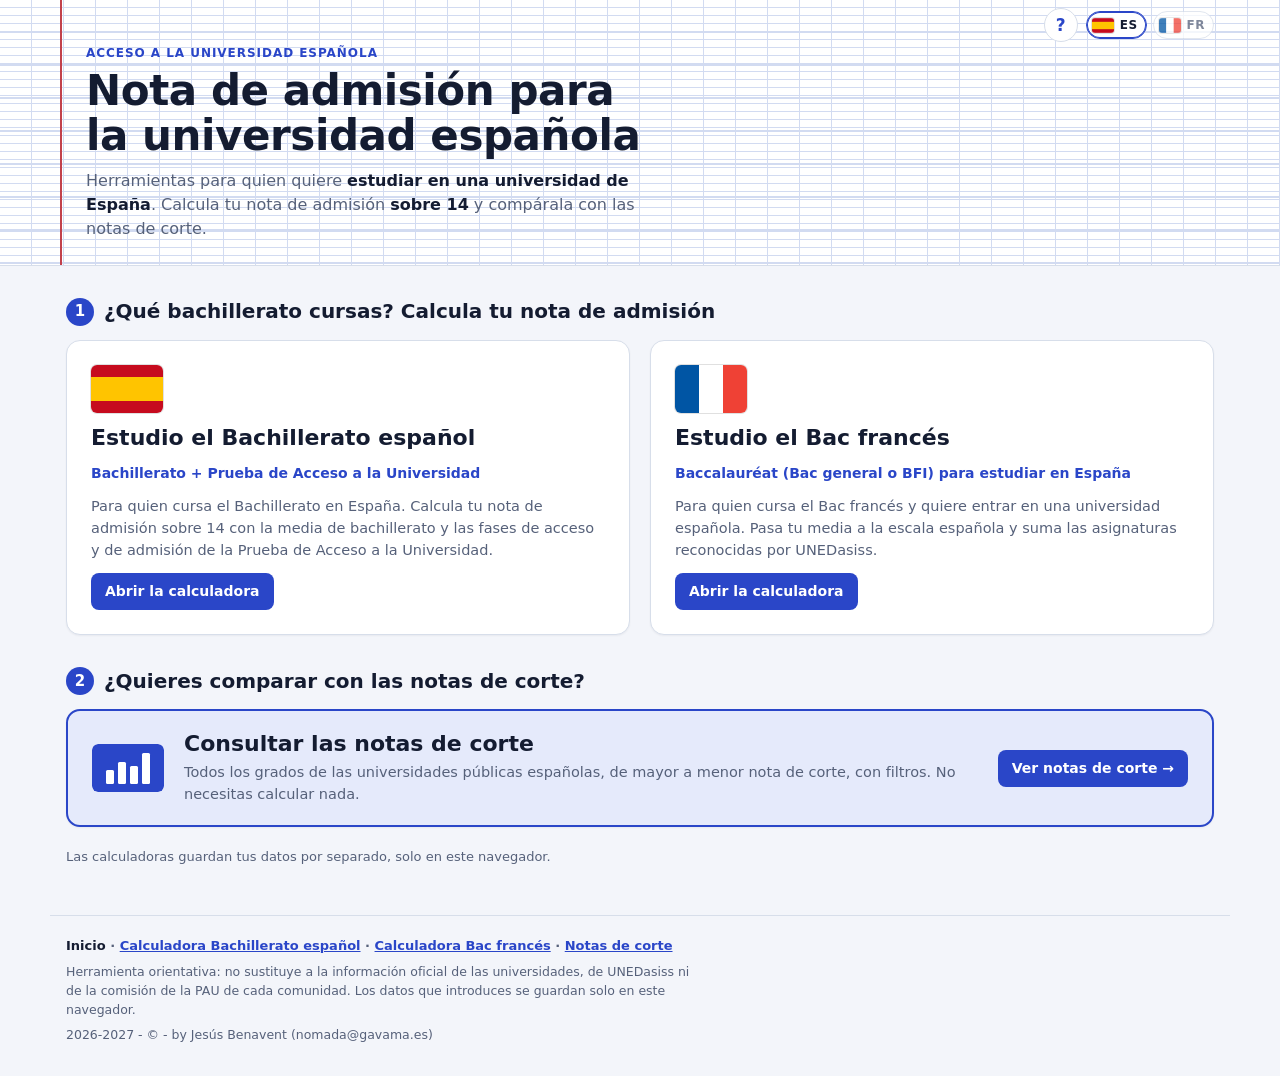
<file: index.html>
<!doctype html>
<html lang="es">
<head>
<meta charset="utf-8">
<meta name="viewport" content="width=device-width, initial-scale=1, viewport-fit=cover">
<title>Simulador de nota de admisión · universidad española</title>
<meta name="description" content="Calcula la nota de admisión a la universidad española (sobre 14) con el bachillerato y la Prueba de Acceso a la Universidad o con el Bac francés, y compárala con las notas de corte.">
<link rel="manifest" href="manifest.webmanifest">
<meta name="theme-color" content="#2a46c8">
<link rel="icon" href="icons/icon-192.png" type="image/png">
<link rel="apple-touch-icon" href="icons/apple-touch-icon.png">
<meta name="apple-mobile-web-app-capable" content="yes">
<link rel="stylesheet" href="css/styles.css">
</head>
<body data-page="home" data-title="home.doc" data-desc="home.desc">

<header class="head">
  <div class="wrap head-in">
    <div class="topbar" id="topbar"></div>
    <div class="head-text">
      <p class="eyebrow" data-i18n="home.eyebrow">Acceso a la universidad española</p>
      <h1 data-i18n="home.title">Nota de admisión para la universidad española</h1>
      <p class="lead" data-i18n-html="home.lead">Herramientas para quien quiere <strong>estudiar en una universidad de España</strong>. Calcula tu nota de admisión <strong>sobre 14</strong> y compárala con las notas de corte.</p>
    </div>
  </div>
</header>

<main class="wrap home-main">
  <section aria-labelledby="h-calc">
    <h2 class="step-t" id="h-calc"><span class="step-n" aria-hidden="true">1</span><span data-i18n="home.step1">¿Qué bachillerato cursas? Calcula tu nota de admisión</span></h2>
    <div class="choices">
      <a class="choice" href="pau.html" data-href="pau.html">
        <span class="choice-flag"><svg viewBox="0 0 30 20" aria-hidden="true"><rect width="30" height="20" fill="#c60b1e"/><rect y="5" width="30" height="10" fill="#ffc400"/></svg></span>
        <h3 data-i18n="home.pau.t">Estudio el Bachillerato español</h3>
        <p class="choice-sub" data-i18n="home.pau.s">Bachillerato + Prueba de Acceso a la Universidad</p>
        <p class="choice-desc" data-i18n="home.pau.d">Para quien cursa el Bachillerato en España. Calcula tu nota de admisión sobre 14 con la media de bachillerato y las fases de acceso y de admisión de la Prueba de Acceso a la Universidad.</p>
        <span class="choice-go" data-i18n="home.go">Abrir la calculadora</span>
      </a>
      <a class="choice" href="bac.html" data-href="bac.html">
        <span class="choice-flag"><svg viewBox="0 0 30 20" aria-hidden="true"><rect width="10" height="20" fill="#0055a4"/><rect x="10" width="10" height="20" fill="#fff"/><rect x="20" width="10" height="20" fill="#ef4135"/></svg></span>
        <h3 data-i18n="home.bac.t">Estudio el Bac francés</h3>
        <p class="choice-sub" data-i18n="home.bac.s">Baccalauréat (Bac general o BFI) para estudiar en España</p>
        <p class="choice-desc" data-i18n="home.bac.d">Para quien cursa el Bac francés y quiere entrar en una universidad española. Pasa tu media a la escala española y suma las asignaturas reconocidas por UNEDasiss.</p>
        <span class="choice-go" data-i18n="home.go">Abrir la calculadora</span>
      </a>
    </div>
  </section>
  <section aria-labelledby="h-cuts">
    <h2 class="step-t" id="h-cuts"><span class="step-n" aria-hidden="true">2</span><span data-i18n="home.step2">¿Quieres comparar con las notas de corte?</span></h2>
    <a class="cuts-link" href="cortes.html" data-href="cortes.html">
      <span class="cuts-ico" aria-hidden="true"><svg viewBox="0 0 72 48" width="72" height="48"><rect width="72" height="48" rx="6" fill="currentColor"/><g fill="#fff"><rect x="14" y="26" width="8" height="14" rx="1.5"/><rect x="26" y="18" width="8" height="22" rx="1.5"/><rect x="38" y="22" width="8" height="18" rx="1.5"/><rect x="50" y="9" width="8" height="31" rx="1.5"/></g></svg></span>
      <span class="cuts-txt"><b data-i18n="home.cuts">Consultar las notas de corte</b><span data-i18n="home.cuts.d">Todos los grados de las universidades públicas españolas, de mayor a menor nota de corte, con filtros. No necesitas calcular nada.</span></span>
      <span class="cuts-btn" data-i18n="home.cuts.go">Ver notas de corte →</span>
    </a>
  </section>
  <p class="home-note" data-i18n="home.note">Las calculadoras guardan tus datos por separado, solo en este navegador.</p>
</main>

<footer class="wrap site-foot" id="site-foot"></footer>

<script src="js/common.js"></script>
<script>Site.applyStatic();</script>
<script data-goatcounter="https://jebesen.goatcounter.com/count" async src="https://gc.zgo.at/count.js"></script>
</body>
</html>
</file>
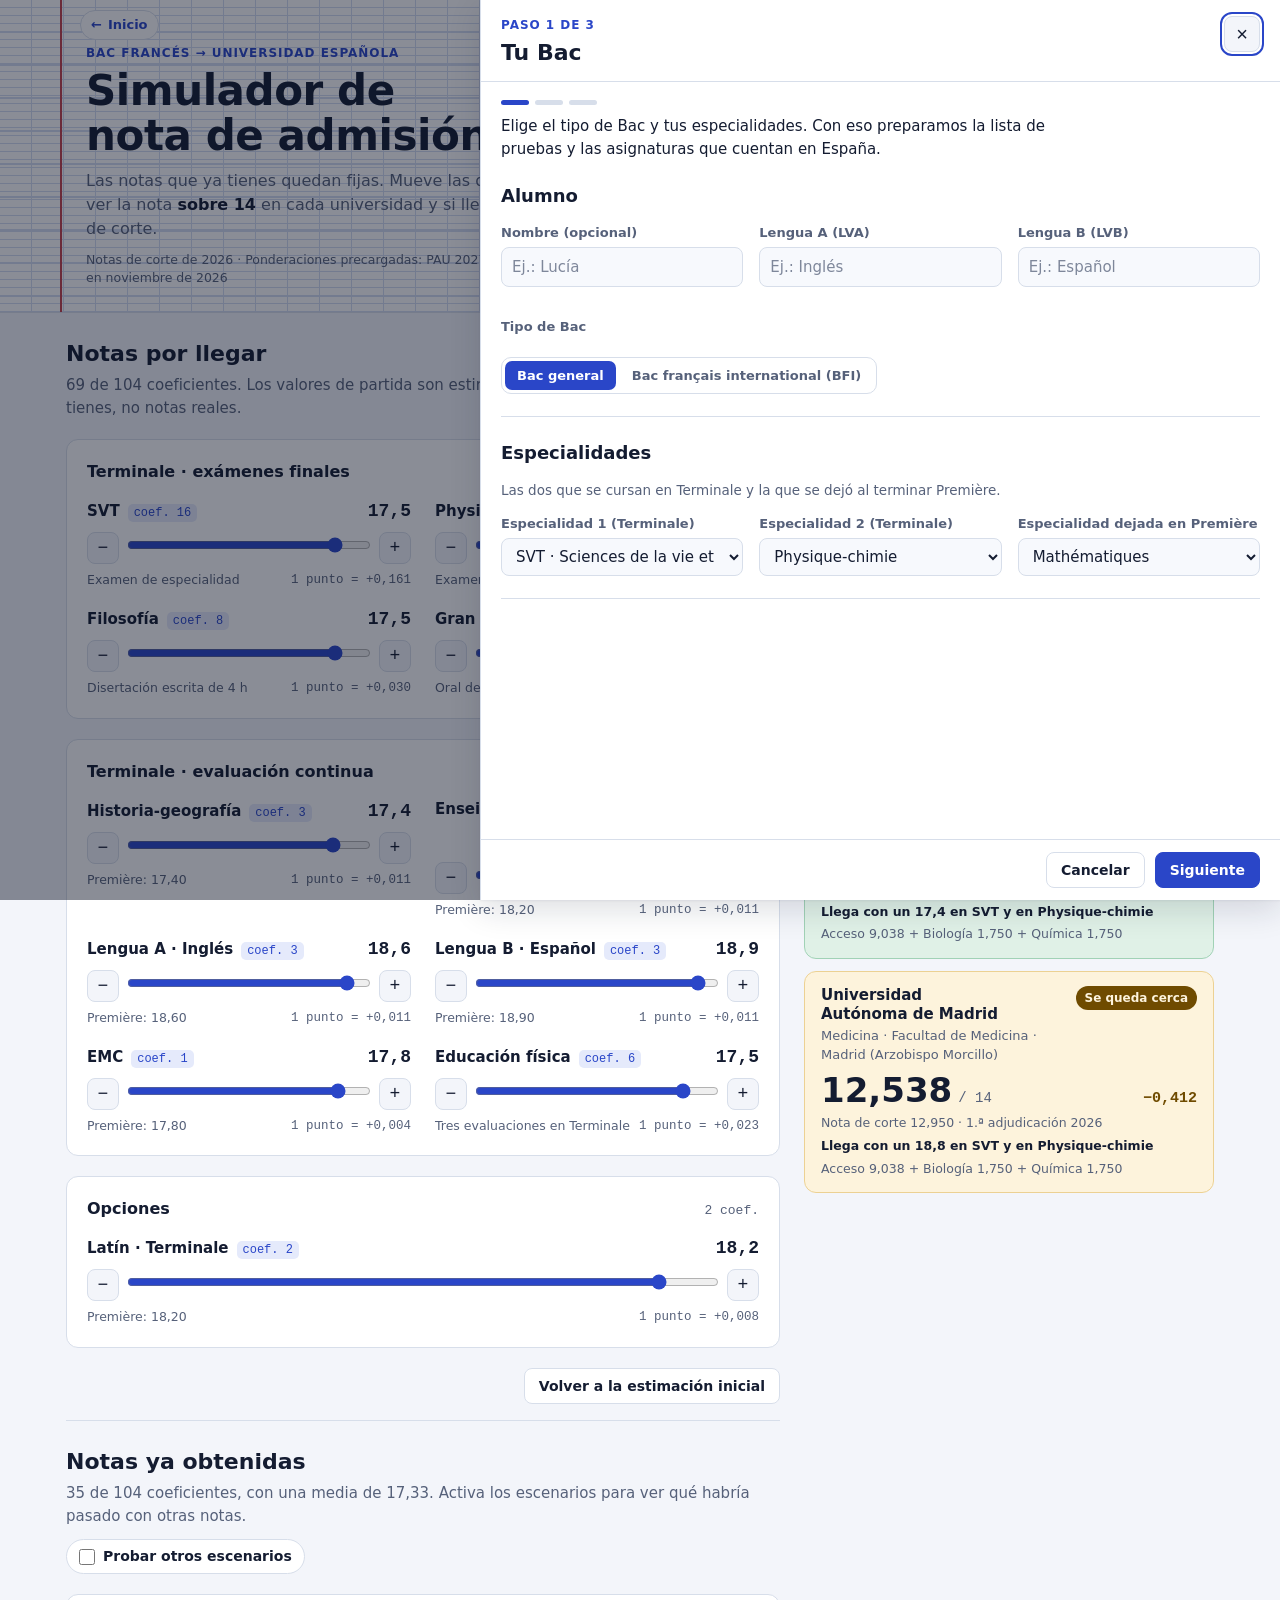
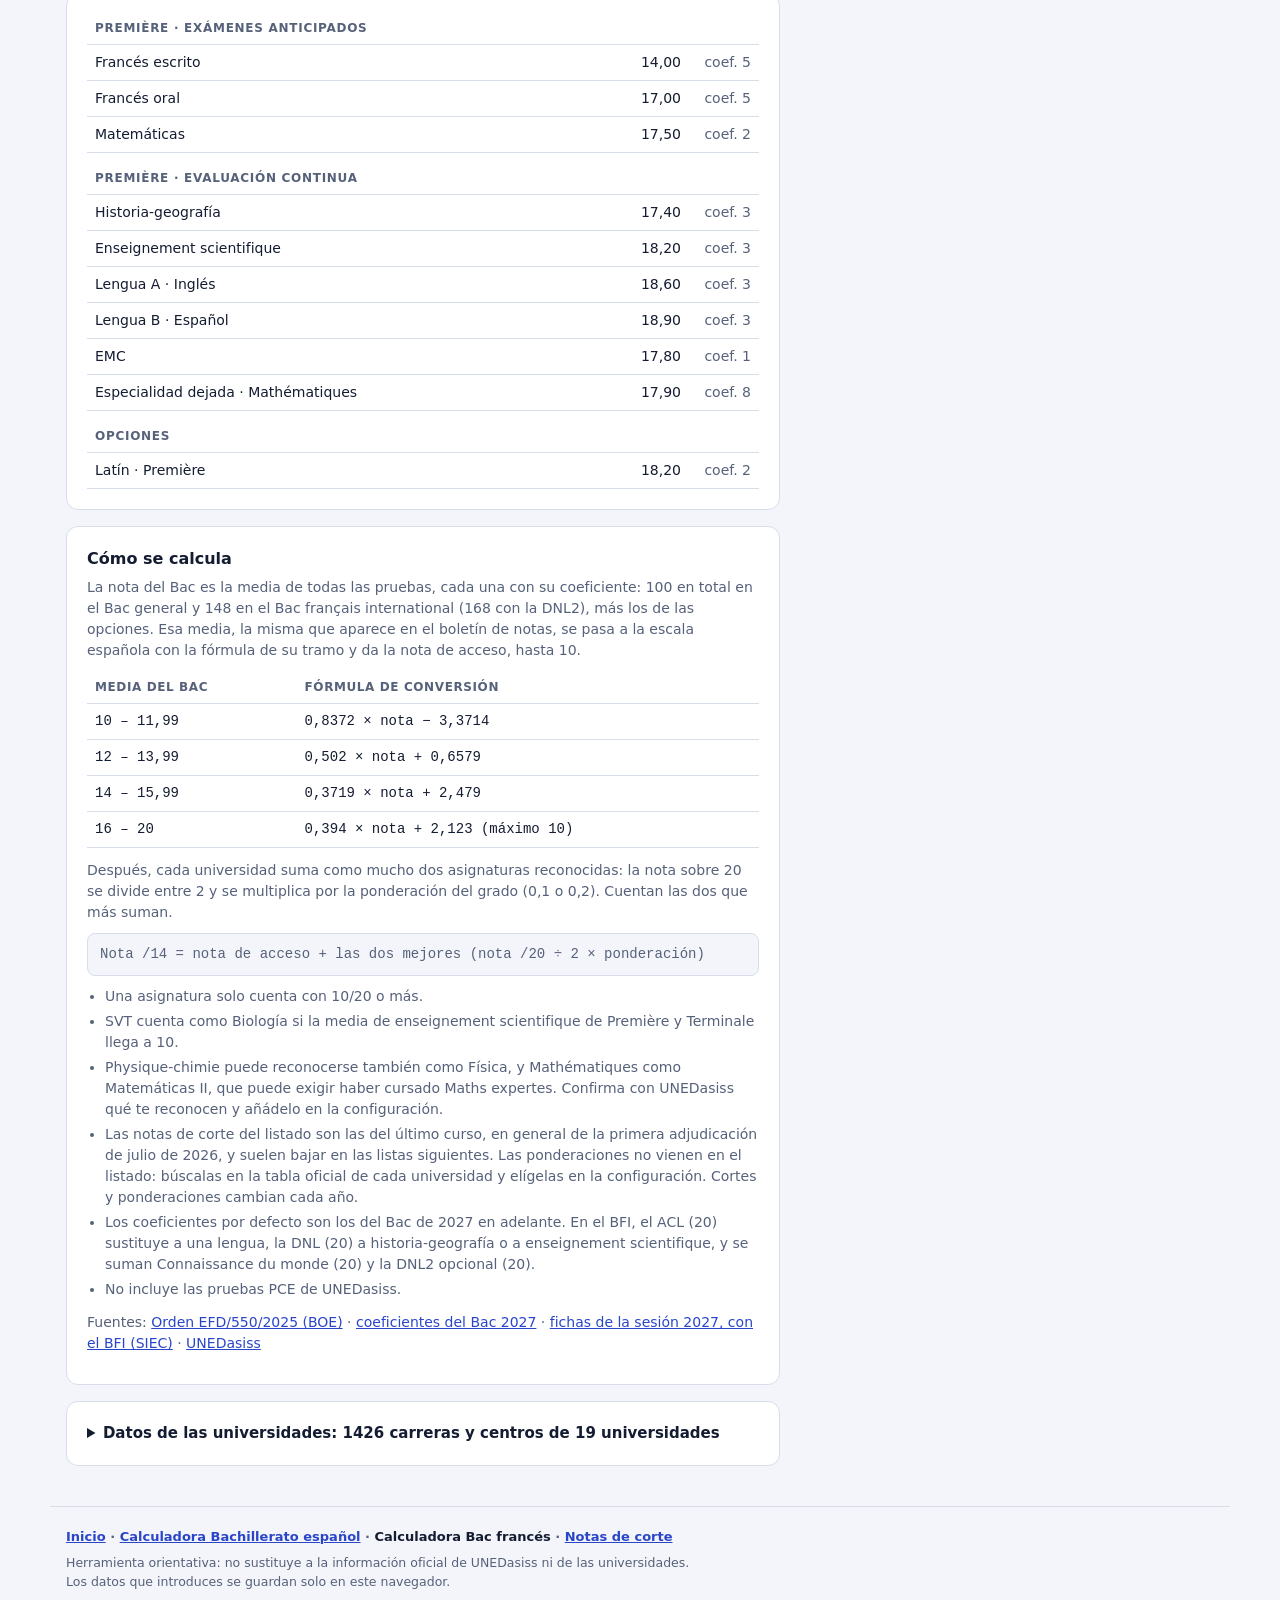
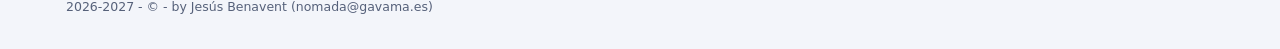
<file: bac.html>
<!doctype html>
<html lang="es">
<head>
<meta charset="utf-8">
<meta name="viewport" content="width=device-width, initial-scale=1, viewport-fit=cover, interactive-widget=resizes-content">
<title>Simulador Bac España</title>
<meta name="description" content="Calcula la nota de admisión a la universidad española (sobre 14) con el Bac francés y compárala con las notas de corte.">
<link rel="alternate" hreflang="es" href="?lang=es">
<link rel="alternate" hreflang="fr" href="?lang=fr">
<link rel="manifest" href="manifest.webmanifest">
<meta name="theme-color" content="#2a46c8">
<link rel="icon" href="icons/icon-192.png" type="image/png">
<link rel="apple-touch-icon" href="icons/apple-touch-icon.png">
<meta name="apple-mobile-web-app-capable" content="yes">
<link rel="stylesheet" href="css/styles.css">
</head>
<body data-page="bac" data-title="doc.title" data-desc="doc.desc">

<header class="head">
  <div class="wrap head-in">
    <div class="topbar" id="topbar"></div>
    <div class="head-text">
      <p class="eyebrow" id="eyebrow">Bac francés → universidad española</p>
      <h1 id="h1">Simulador de nota de admisión</h1>
      <p class="lead" data-i18n-html="head.lead">Las notas que ya tienes quedan fijas. Mueve las que faltan para ver la nota <strong>sobre 14</strong> en cada universidad y si llegas a su nota de corte.</p>
      <p class="data-info" id="data-info"></p>
    </div>
    <div class="head-actions">
      <button class="btn primary" id="open-cfg" type="button" data-i18n="head.cfg">Configurar datos</button>
      <button class="btn" id="share-btn" type="button" data-i18n="head.share">Compartir</button>
      <button class="btn" id="print-btn" type="button" data-i18n="head.print">Imprimir / PDF</button>
      <button class="btn" id="reset-btn" type="button" data-i18n="head.reset">Borrar todo</button>
    </div>
  </div>
</header>

<div class="mini" id="mini" hidden>
  <div class="wrap mini-in"><b id="mini-score">–</b><span id="mini-reach"></span></div>
</div>

<main class="wrap grid">
  <aside class="results" aria-live="polite">
    <section class="panel" id="score-card">
      <p class="score-label" id="score-label">Nota de admisión</p>
      <div class="score" id="score-box"><b id="score">–</b><span id="score-unit">/ 14</span></div>
      <p class="reach" id="reach"></p>
      <p class="scenario" id="scenario" hidden><span id="scenario-txt"></span><button type="button" class="link-btn" id="restore-top" data-i18n="score.restore">Restaurar notas reales</button></p>
      <dl class="calc">
        <dt><span data-i18n="calc.bac">Media del Bac</span> <span class="mention" id="mention"></span></dt><dd id="c-bac"></dd>
        <dt data-i18n="calc.acc">Nota de acceso (Bac pasado a /10)</dt><dd id="c-acc"></dd>
      </dl>
      <p class="warn" id="warn" hidden></p>
    </section>
    <div class="example-note" id="example-note" hidden><span data-i18n="example.note">Estás viendo datos de ejemplo. Pon los tuyos en «Configurar datos».</span> <button type="button" class="btn small primary" id="example-start" data-i18n="example.start">Empezar con mis datos</button></div>
    <p class="foot-note" id="uni-order" data-i18n="uni.order" hidden>Ordenadas de más a menos margen sobre la nota de corte.</p>
    <div class="unis" id="unis"></div>
    <p class="foot-note" data-i18n="results.foot">Las notas de corte cambian cada año y suelen bajar en las listas que siguen a la primera.</p>
  </aside>

  <div class="inputs">
    <section class="phase" id="pending-sec">
      <div>
        <h2 class="sec-title" data-i18n="pending.title">Notas por llegar</h2>
        <p class="sec-sub" id="pending-sub"></p>
      </div>
      <div id="pending-groups" class="stack"></div>
      <div class="actions" id="pending-actions"><button class="btn" id="reset-sim" type="button" data-i18n="pending.reset">Volver a la estimación inicial</button></div>
    </section>

    <section class="phase" id="known-sec">
      <div class="phase-head">
        <div>
          <h2 class="sec-title" data-i18n="known.title">Notas ya obtenidas</h2>
          <p class="sec-sub" id="known-sub"></p>
        </div>
        <label class="switch" id="scen-switch"><input type="checkbox" id="scen-toggle"><span data-i18n="known.switch">Probar otros escenarios</span></label>
      </div>
      <div id="known-groups" class="stack"></div>
      <div class="actions" id="known-actions" hidden><button class="btn" id="reset-scen" type="button" data-i18n="known.reset">Restaurar las notas reales</button></div>
    </section>

    <section class="panel method" id="method"></section>
    <details class="panel sources" id="db-sources"></details>
  </div>
  <section class="print-sheet" id="print-sheet" aria-hidden="true"></section>
</main>

<footer class="wrap site-foot" id="site-foot"></footer>

<dialog class="sheet" id="cfg" aria-labelledby="cfg-title">
  <header class="sheet-head">
    <div><p class="eyebrow" data-i18n="cfg.eyebrow">Configuración</p><h2 id="cfg-title" data-i18n="cfg.title">Datos del alumno</h2></div>
    <button type="button" class="icon-btn" data-act="cancel" data-i18n-aria="cfg.close" aria-label="Cerrar sin guardar">×</button>
  </header>
  <nav class="sheet-nav" data-i18n-aria="cfg.nav" aria-label="Secciones de la configuración">
    <button type="button" class="chip" data-act="nav" data-target="fs-alumno" data-i18n="nav.alumno">Alumno</button>
    <button type="button" class="chip" data-act="nav" data-target="fs-esp" data-i18n="nav.esp">Especialidades</button>
    <button type="button" class="chip" data-act="nav" data-target="fs-notas" data-i18n="nav.notas">Notas</button>
    <button type="button" class="chip" data-act="nav" data-target="fs-opc" data-i18n="nav.opc">Opciones</button>
    <button type="button" class="chip" data-act="nav" data-target="fs-asig" data-i18n="nav.asig">Asignaturas en España</button>
    <button type="button" class="chip" data-act="nav" data-target="fs-unis" data-i18n="nav.unis">Universidades</button>
    <button type="button" class="chip" data-act="nav" data-target="fs-datos" data-i18n="nav.datos">Guardar y compartir</button>
  </nav>
  <div class="sheet-body" id="cfg-body"></div>
  <footer class="sheet-foot">
    <p class="foot-msg" id="cfg-msg" role="alert"></p>
    <button type="button" class="btn" data-act="cancel" data-i18n="cfg.cancel">Cancelar</button>
    <button type="button" class="btn" data-act="wiz-prev" data-i18n="wiz.prev" hidden>Atrás</button>
    <button type="button" class="btn primary" data-act="wiz-next" data-i18n="wiz.next" hidden>Siguiente</button>
    <button type="button" class="btn primary" data-act="save" data-i18n="cfg.save">Guardar y ver</button>
  </footer>
</dialog>

<script src="js/data-bac.js"></script>
<script src="js/common.js"></script>
<script src="js/i18n-bac.js"></script>
<script src="js/weights.js"></script>
<script src="js/unisearch.js"></script>
<script src="js/calc-bac.js"></script>
<script src="js/app-bac.js"></script>
<script data-goatcounter="https://jebesen.goatcounter.com/count" async src="https://gc.zgo.at/count.js"></script>
</body>
</html>
</file>
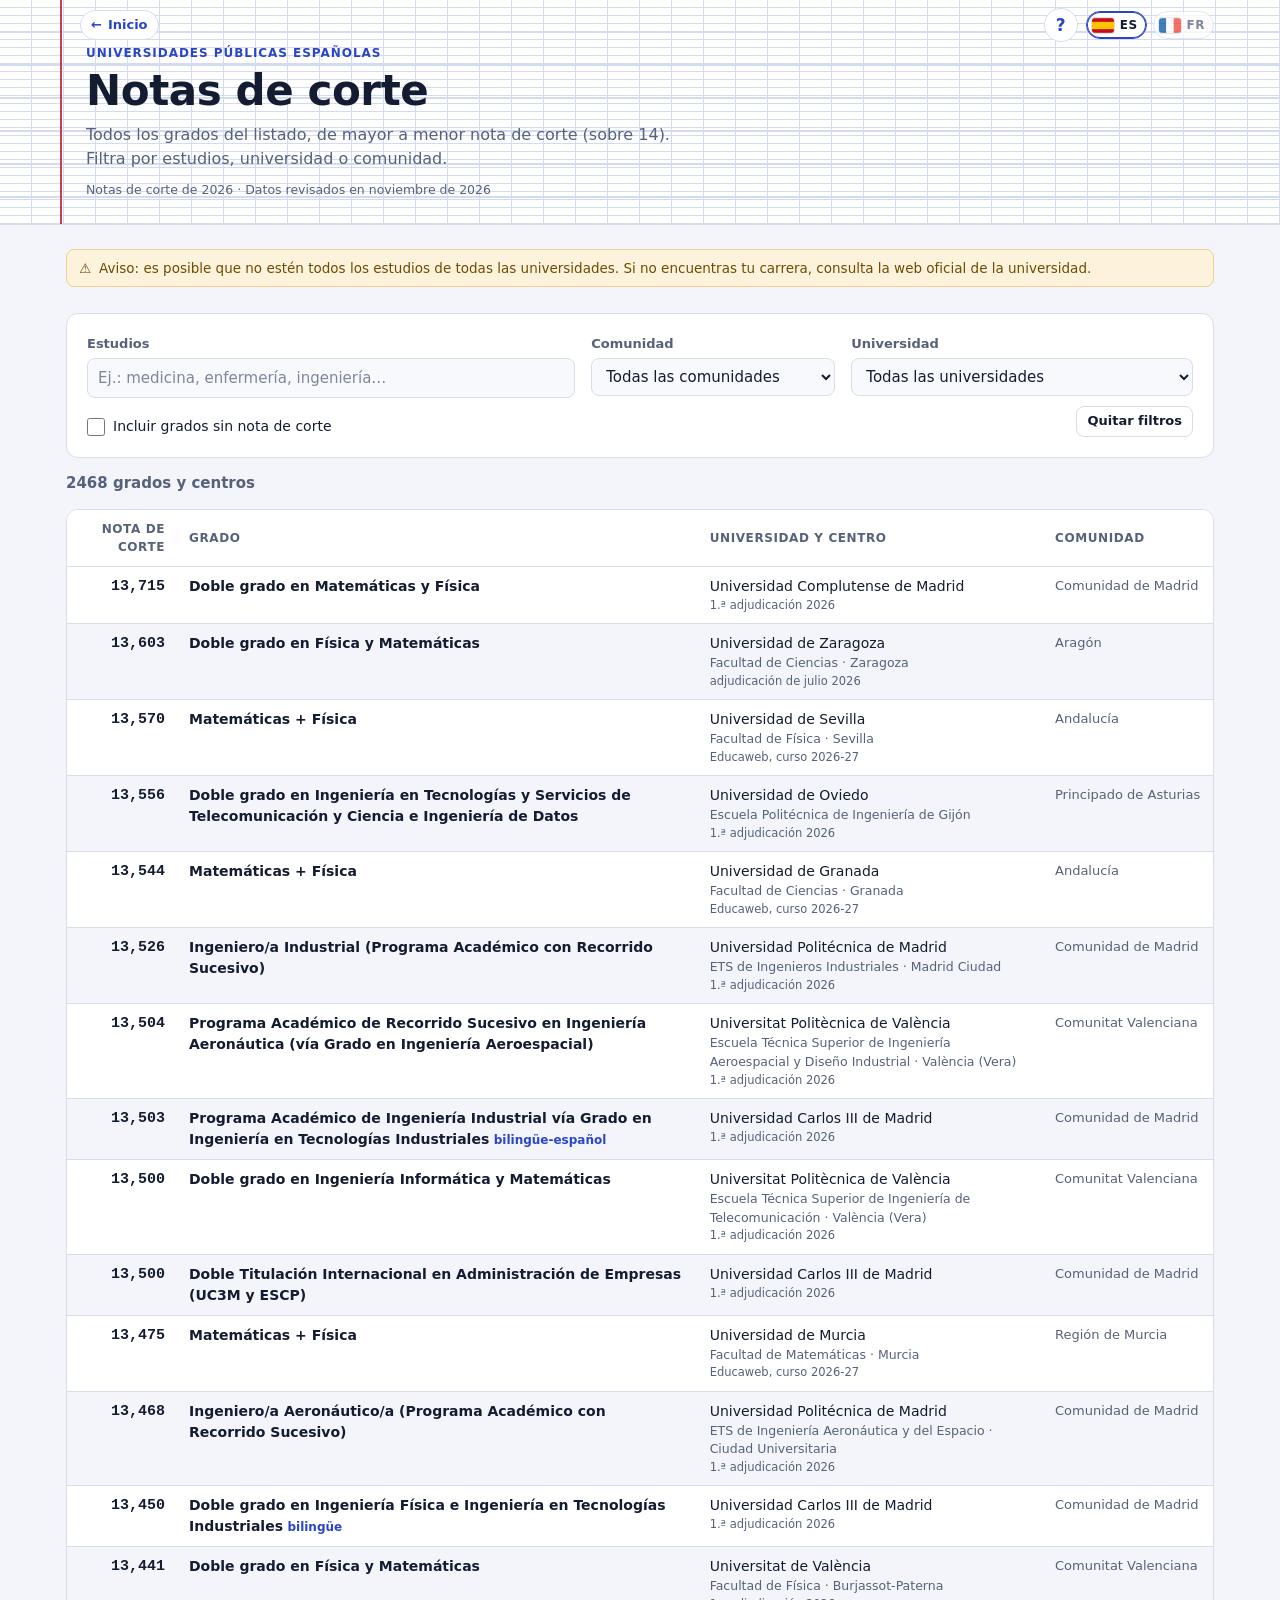
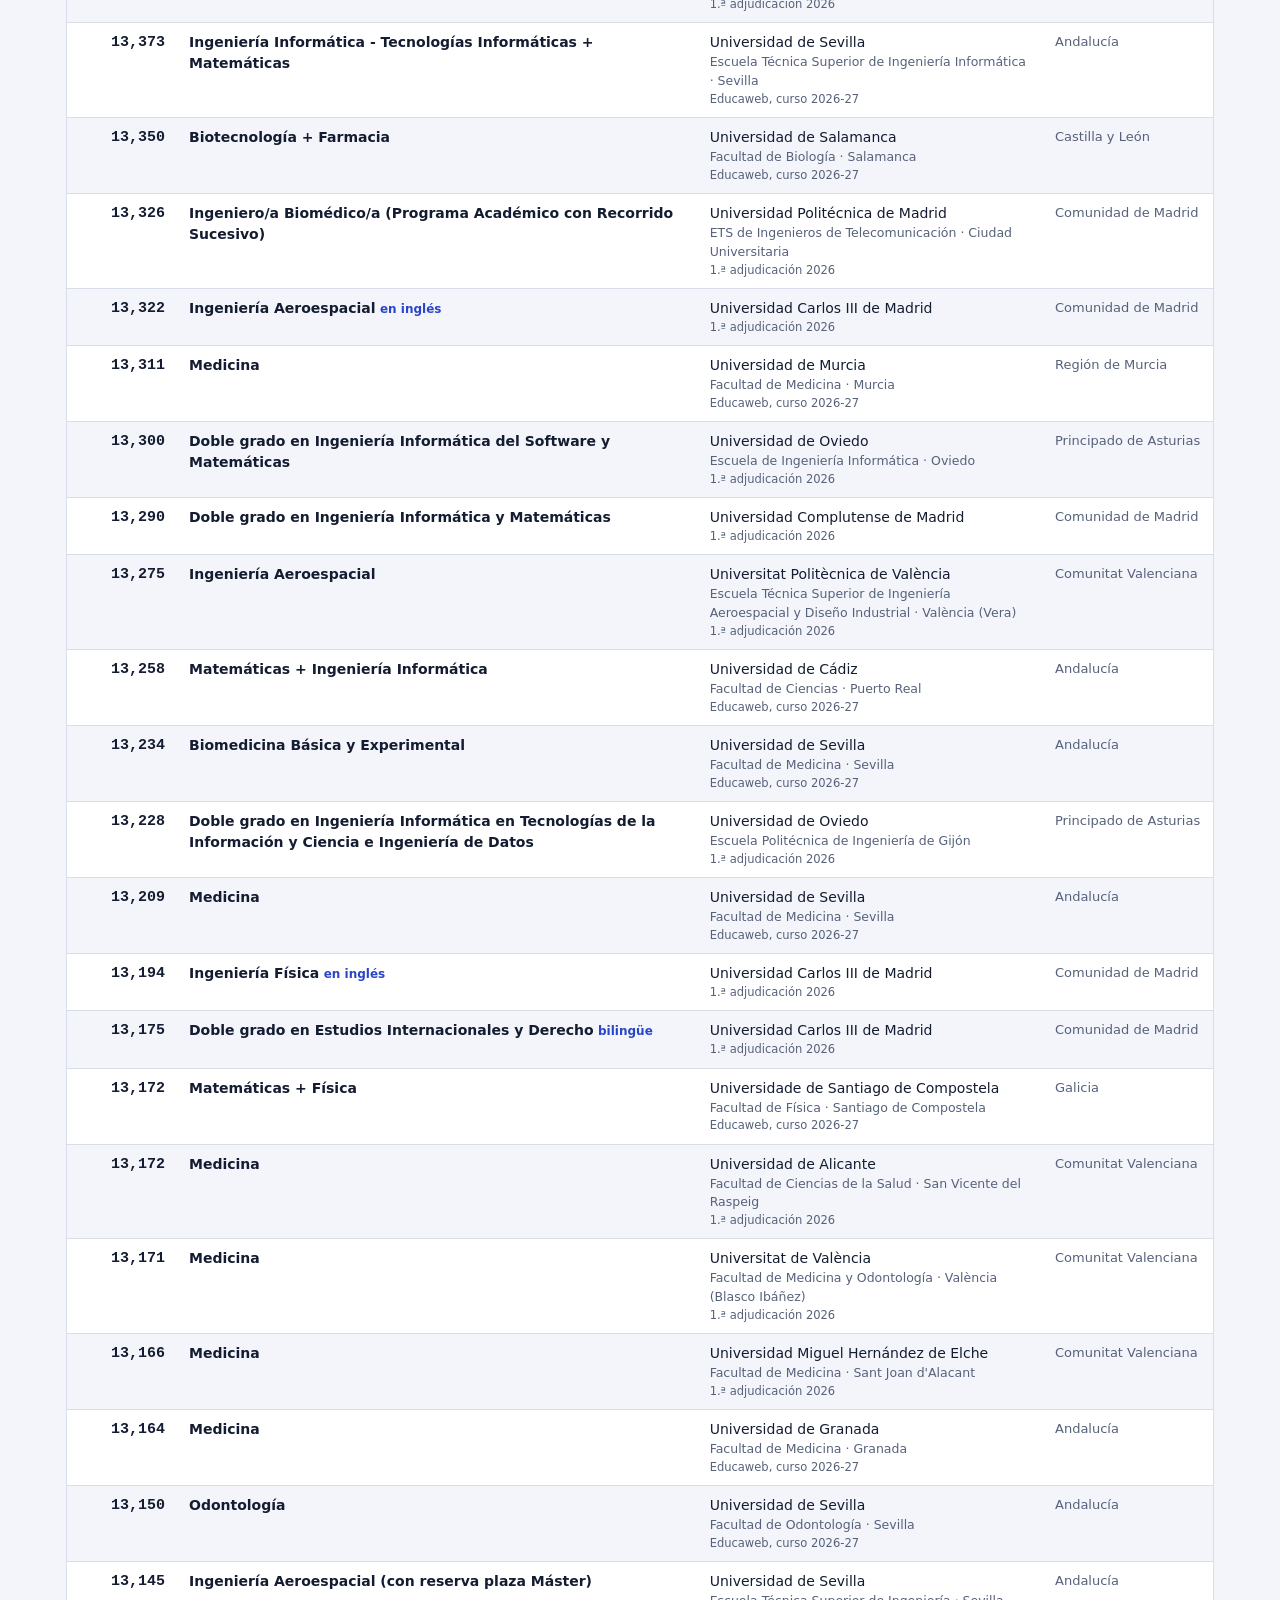
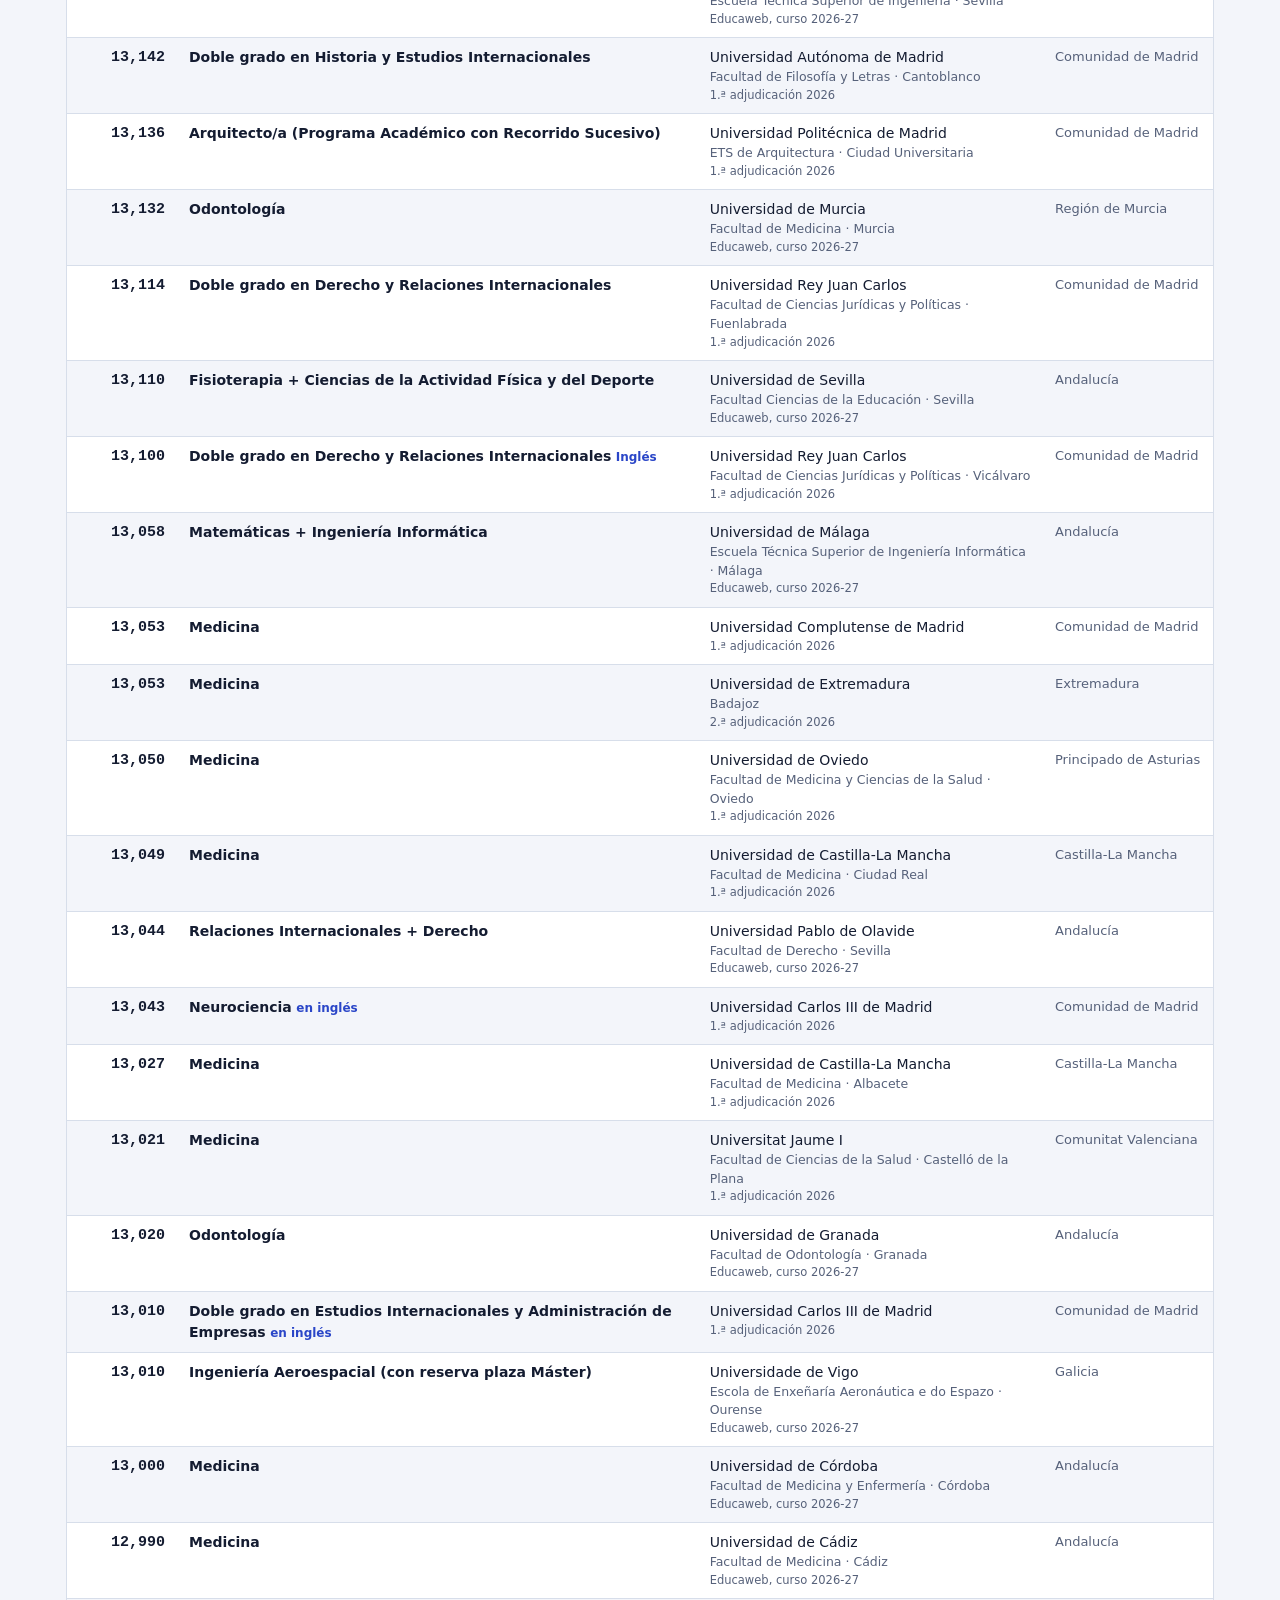
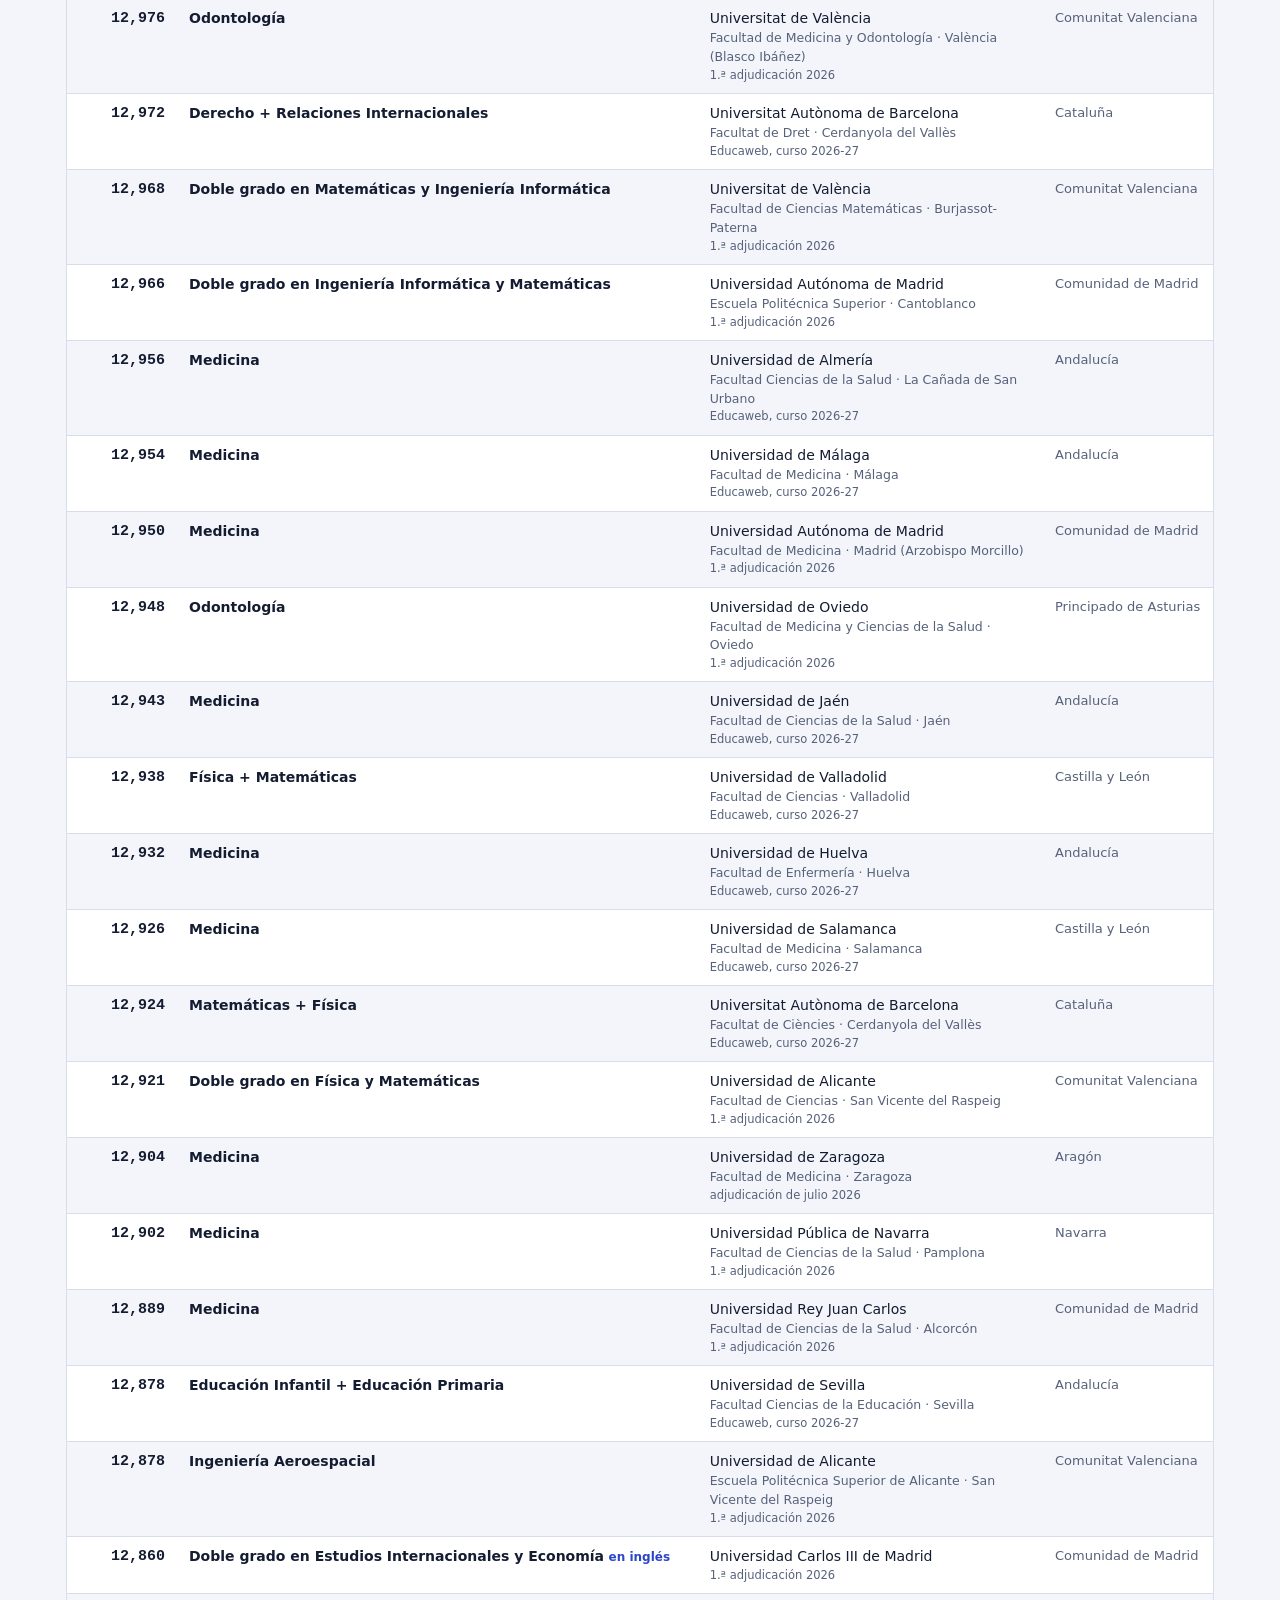
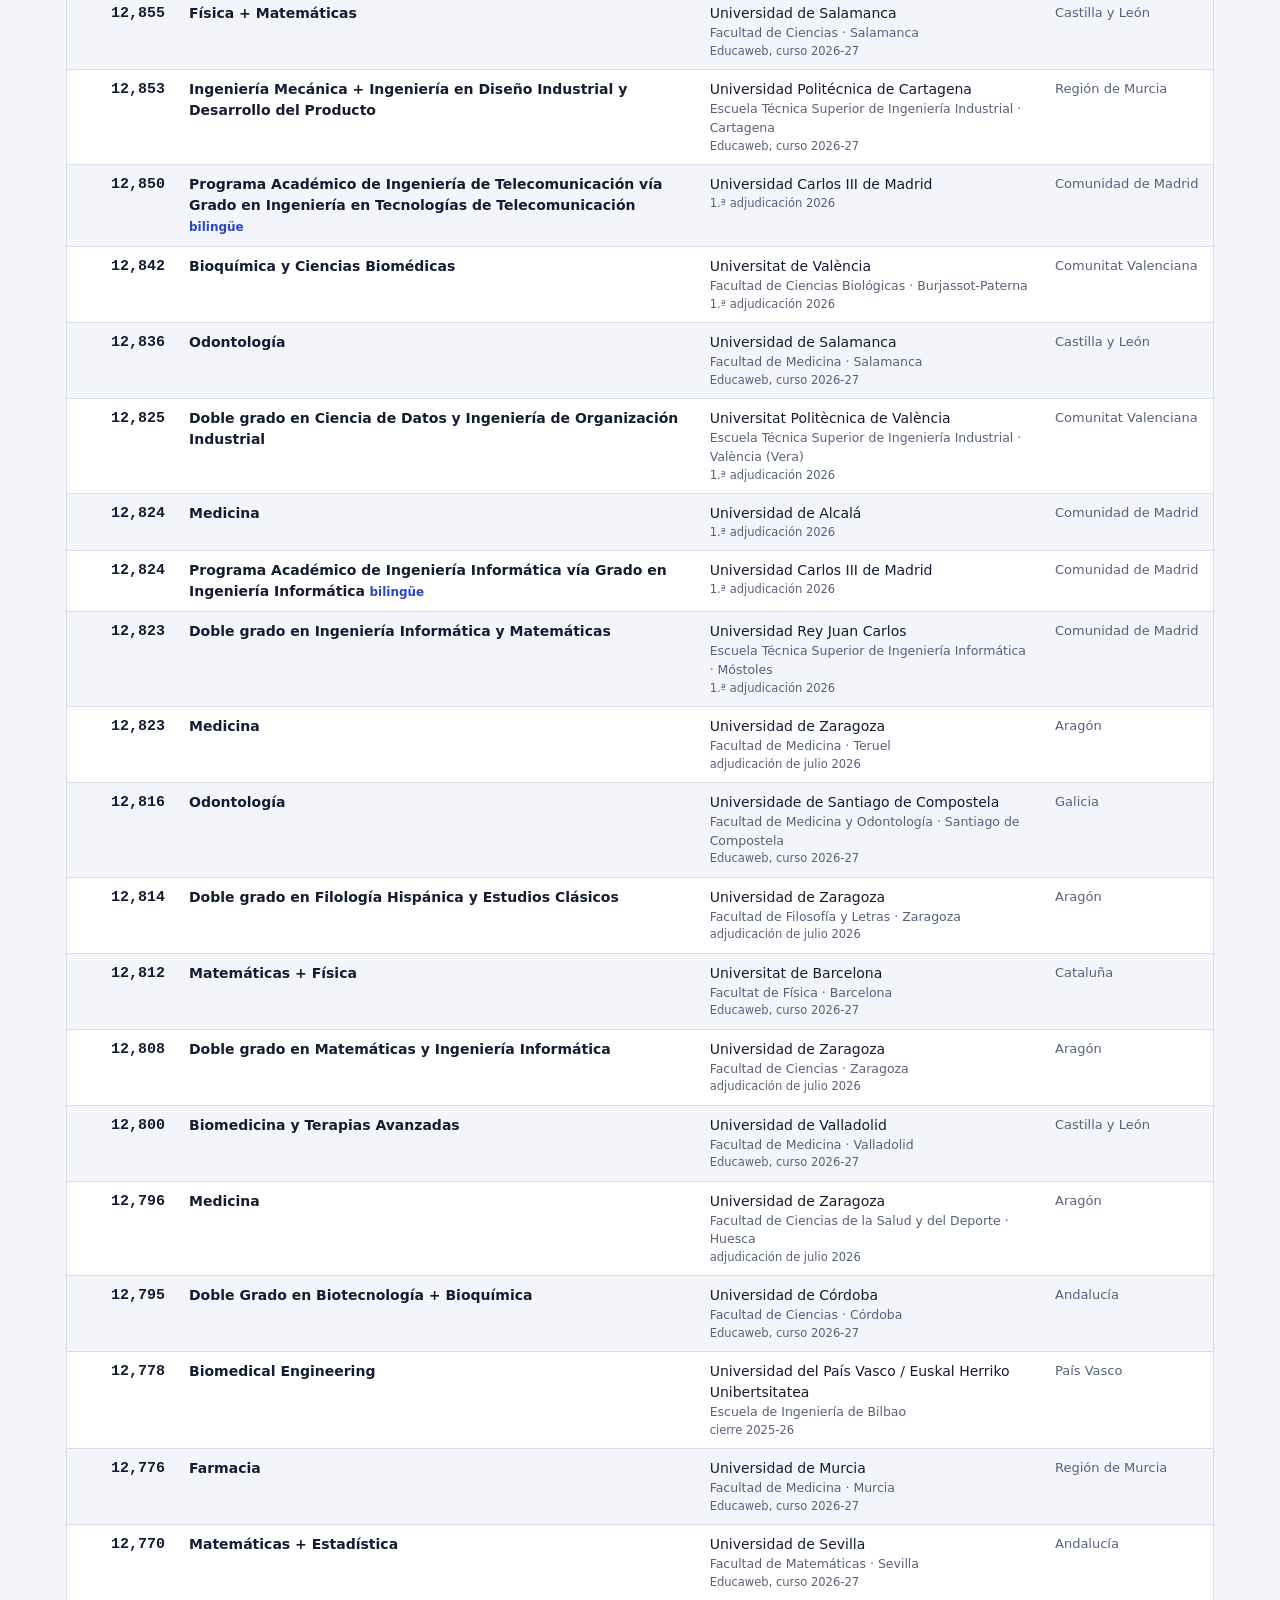
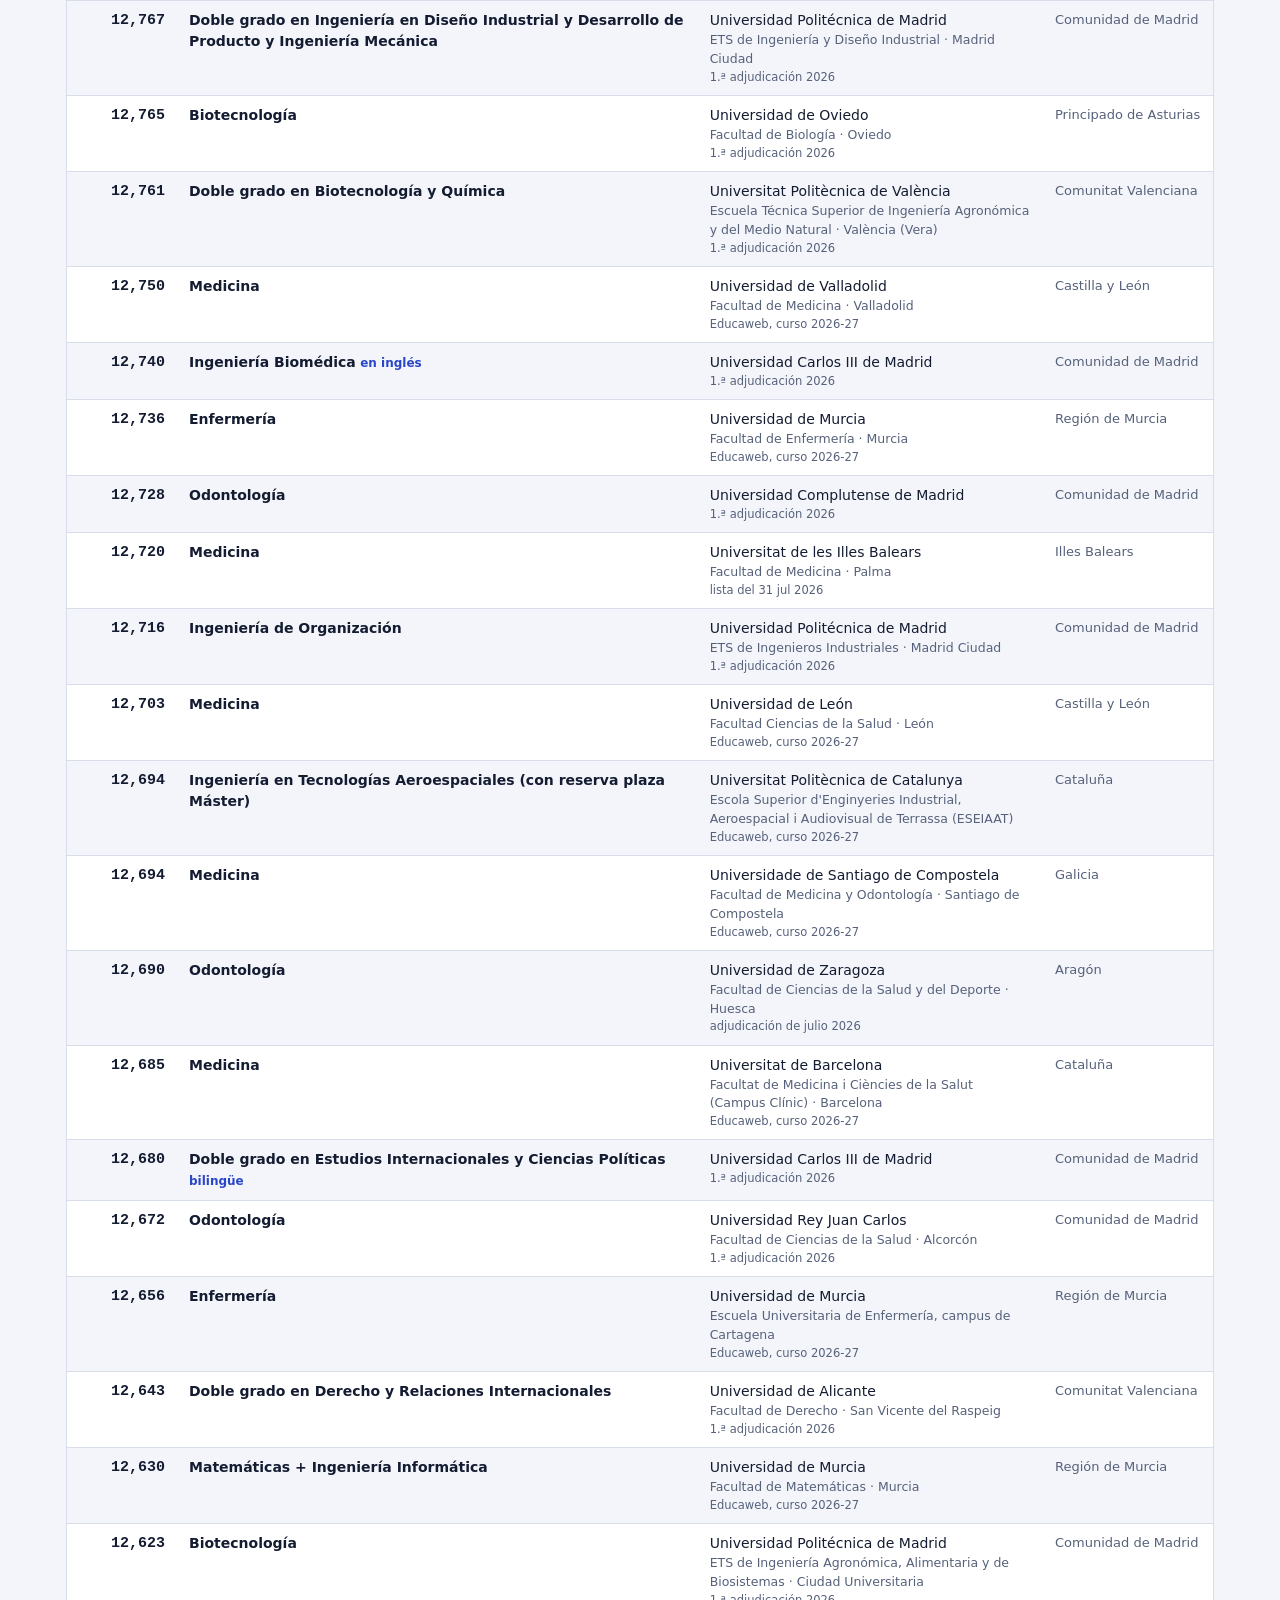
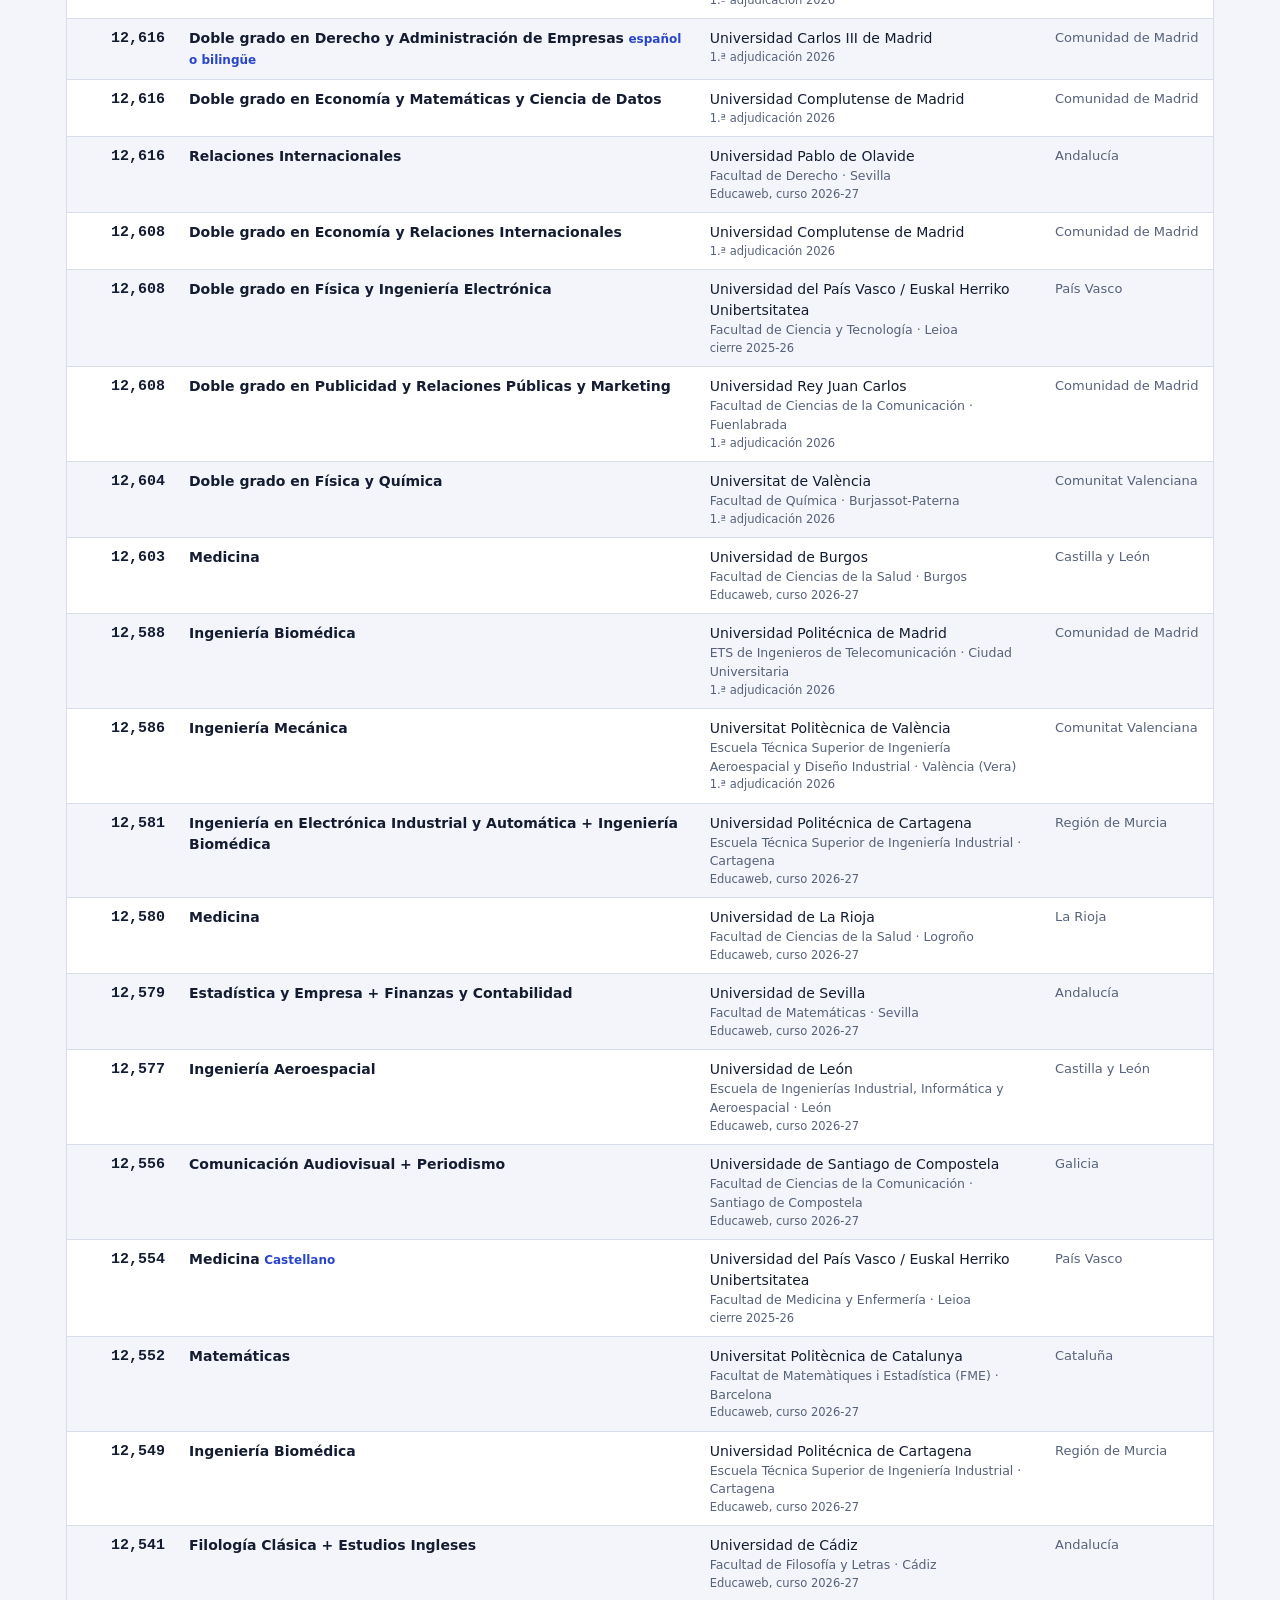
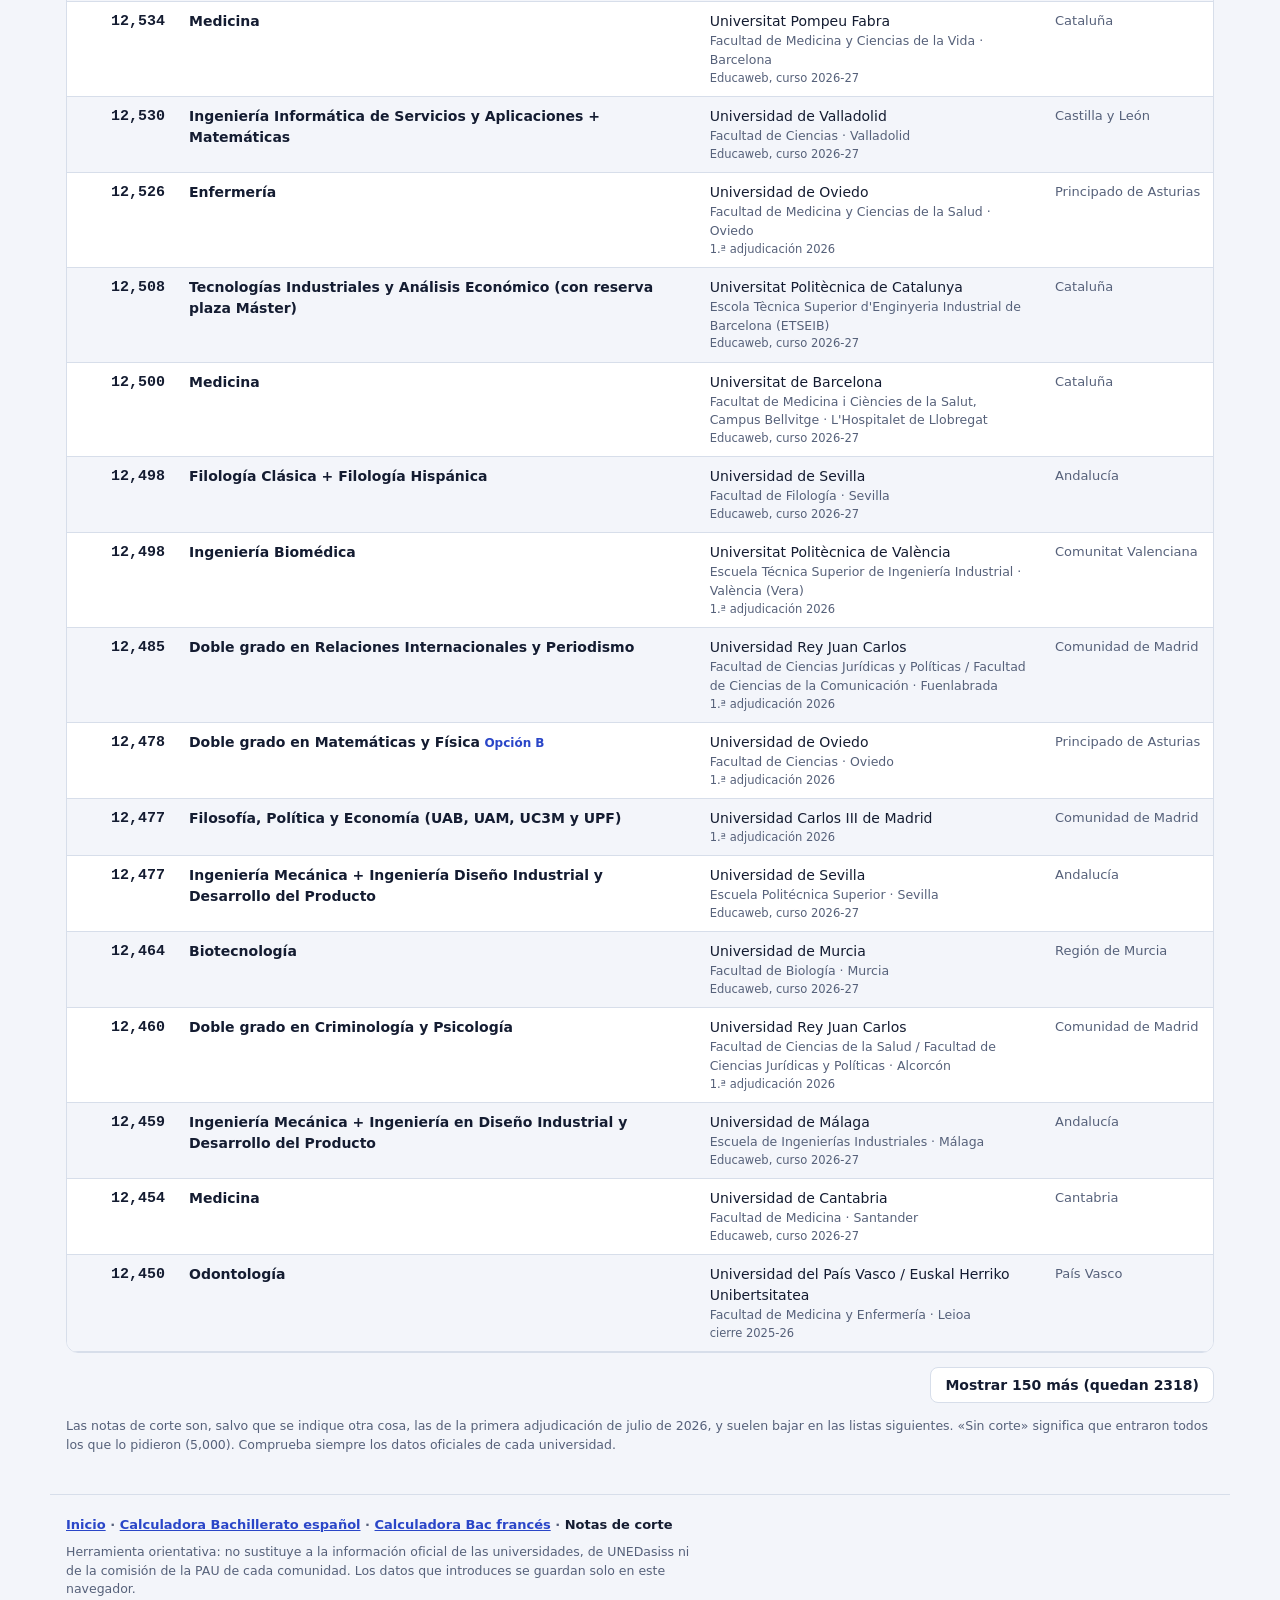
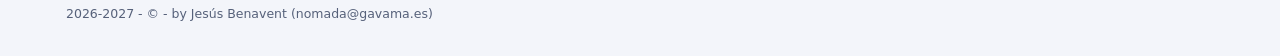
<file: cortes.html>
<!doctype html>
<html lang="es">
<head>
<meta charset="utf-8">
<meta name="viewport" content="width=device-width, initial-scale=1, viewport-fit=cover, interactive-widget=resizes-content">
<title>Notas de corte · universidades públicas españolas</title>
<meta name="description" content="Notas de corte de todos los grados de las universidades públicas españolas, ordenadas de mayor a menor, con filtros por estudios, universidad y comunidad.">
<link rel="manifest" href="manifest.webmanifest">
<meta name="theme-color" content="#2a46c8">
<link rel="icon" href="icons/icon-192.png" type="image/png">
<link rel="apple-touch-icon" href="icons/apple-touch-icon.png">
<link rel="stylesheet" href="css/styles.css">
</head>
<body data-page="cortes" data-title="cuts.doc" data-desc="cuts.desc">

<header class="head">
  <div class="wrap head-in">
    <div class="topbar" id="topbar"></div>
    <div class="head-text">
      <p class="eyebrow" data-i18n="cuts.eyebrow">Universidades públicas españolas</p>
      <h1 data-i18n="cuts.title">Notas de corte</h1>
      <p class="lead" data-i18n="cuts.lead">Todos los grados del listado, de mayor a menor nota de corte (sobre 14). Filtra por estudios, universidad o comunidad.</p>
      <p class="data-info" id="data-info"></p>
    </div>
  </div>
</header>

<main class="wrap cuts-main">
  <p class="cuts-warn" role="note"><span aria-hidden="true">⚠</span> <span data-i18n="cuts.warn">Aviso: es posible que no estén todos los estudios de todas las universidades. Si no encuentras tu carrera, consulta la web oficial de la universidad.</span></p>

  <section class="panel cuts-filters" aria-labelledby="cf-title">
    <h2 class="sr-file" id="cf-title" data-i18n="cuts.filters">Filtros</h2>
    <div class="fgrid">
      <label class="field wide"><span data-i18n="cuts.f.deg">Estudios</span>
        <input class="in" type="search" id="f-deg" autocomplete="off" autocorrect="off" autocapitalize="off" spellcheck="false" enterkeyhint="search" data-i18n-ph="cuts.f.deg.ph" placeholder="Ej.: medicina, enfermería, ingeniería…"></label>
      <label class="field"><span data-i18n="cuts.f.com">Comunidad</span><select class="in" id="f-com"></select></label>
      <label class="field"><span data-i18n="cuts.f.uni">Universidad</span><select class="in" id="f-uni"></select></label>
    </div>
    <div class="cuts-opts">
      <label class="field check"><input type="checkbox" id="f-nocut"><span data-i18n="cuts.f.nocut">Incluir grados sin nota de corte</span></label>
      <button type="button" class="btn small" id="f-reset" data-i18n="cuts.reset">Quitar filtros</button>
    </div>
  </section>

  <p class="cuts-count" id="cuts-count" aria-live="polite"></p>
  <div class="panel cuts-tablewrap">
    <table class="cuts-table">
      <thead><tr>
        <th scope="col" class="r" data-i18n="cuts.col.cut">Nota de corte</th>
        <th scope="col" data-i18n="cuts.col.deg">Grado</th>
        <th scope="col" data-i18n="cuts.col.uni">Universidad y centro</th>
        <th scope="col" data-i18n="cuts.col.com">Comunidad</th>
      </tr></thead>
      <tbody id="cuts-body"></tbody>
    </table>
  </div>
  <div class="actions"><button type="button" class="btn" id="cuts-more" hidden></button></div>
  <p class="foot-note" data-i18n="cuts.note">Las notas de corte son, salvo que se indique otra cosa, las de la primera adjudicación de julio de 2026, y suelen bajar en las listas siguientes. «Sin corte» significa que entraron todos los que lo pidieron (5,000). Comprueba siempre los datos oficiales de cada universidad.</p>
</main>

<footer class="wrap site-foot" id="site-foot"></footer>

<script src="js/data-pau.js"></script>
<script src="js/common.js"></script>
<script src="js/unisearch.js"></script>
<script src="js/cortes.js"></script>
<script data-goatcounter="https://jebesen.goatcounter.com/count" async src="https://gc.zgo.at/count.js"></script>
</body>
</html>
</file>
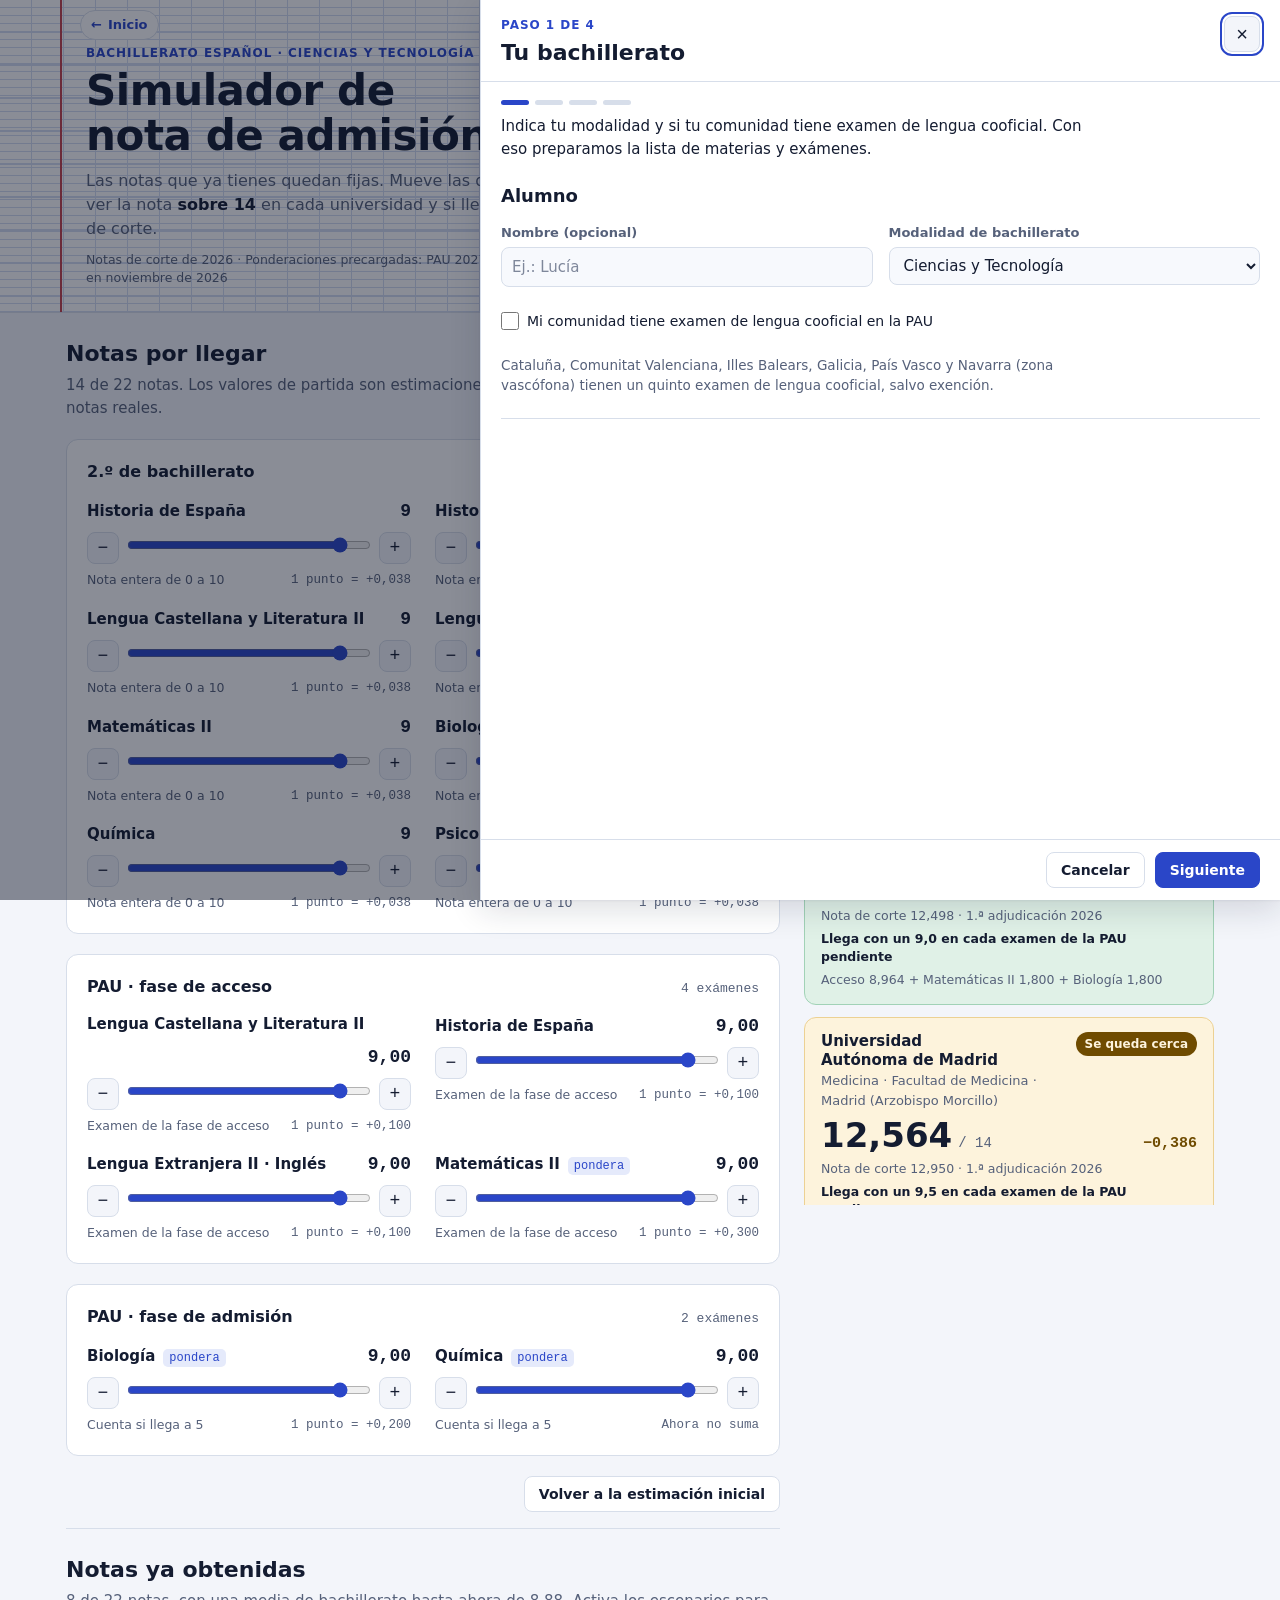
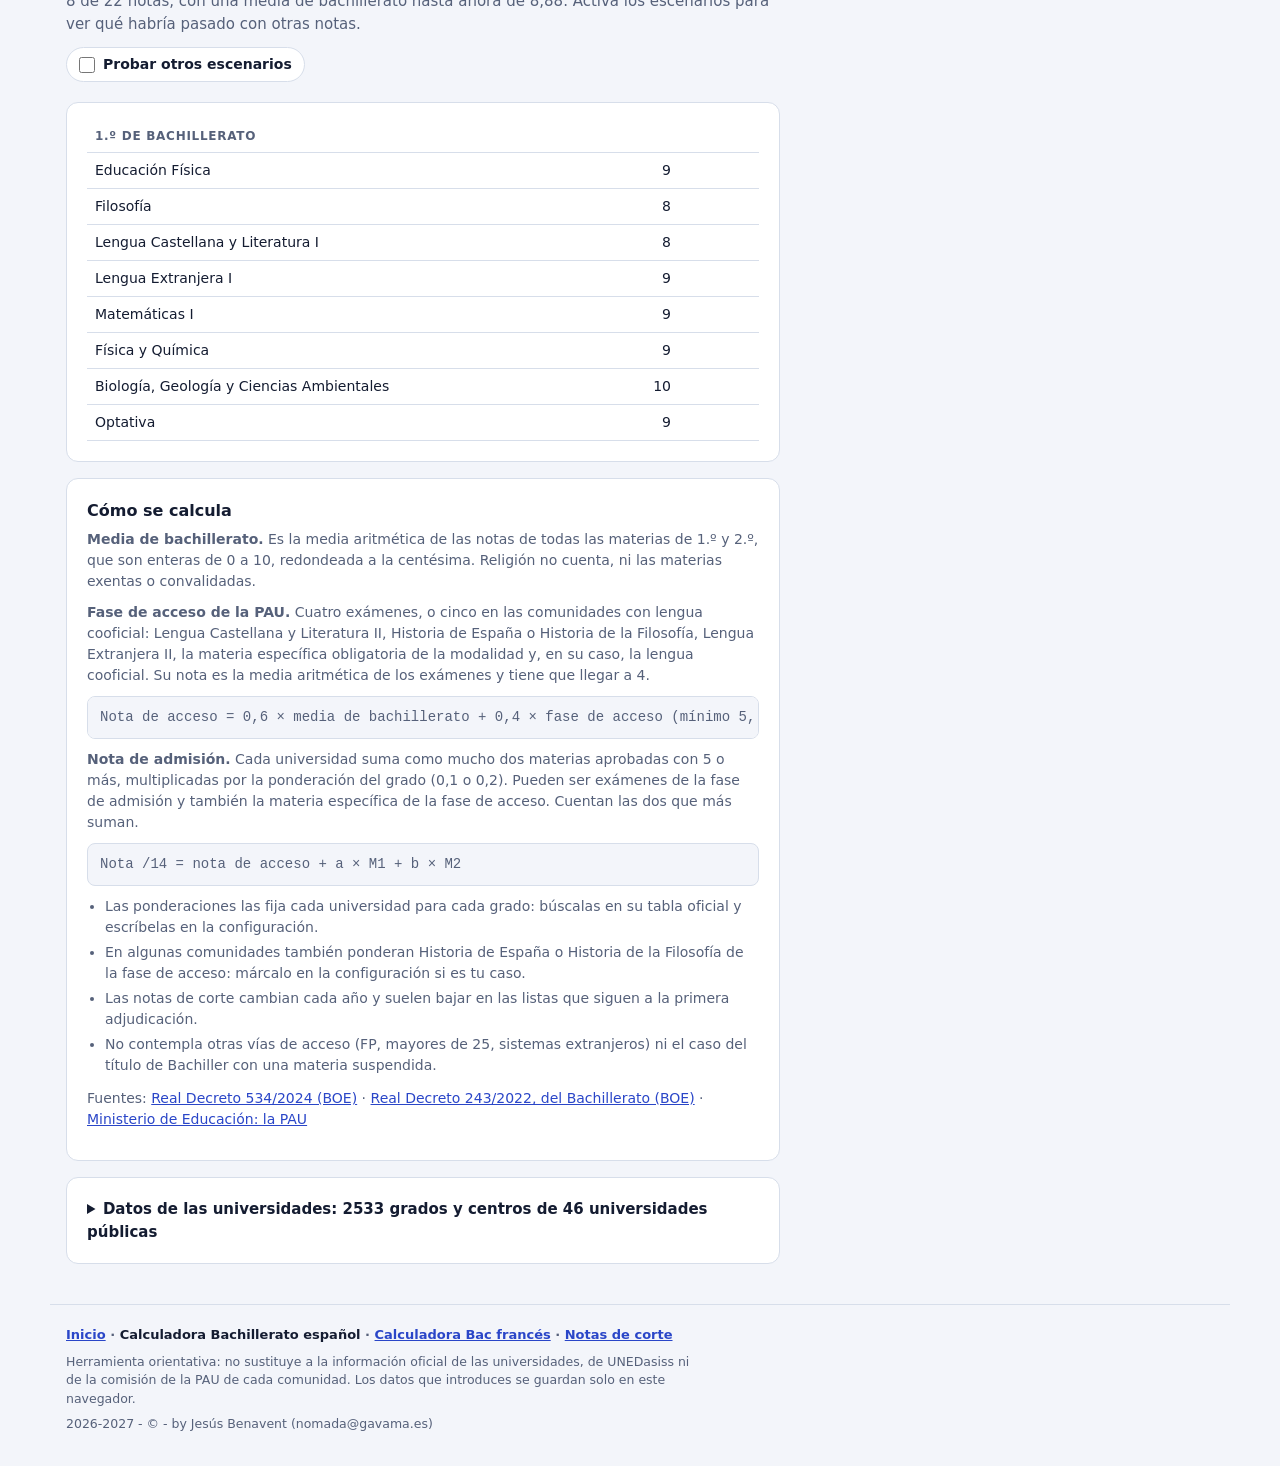
<file: pau.html>
<!doctype html>
<html lang="es">
<head>
<meta charset="utf-8">
<meta name="viewport" content="width=device-width, initial-scale=1, viewport-fit=cover, interactive-widget=resizes-content">
<title>Simulador Bachillerato español · nota de admisión</title>
<meta name="description" content="Calcula la nota de admisión a la universidad española (sobre 14) con el bachillerato español y la Prueba de Acceso a la Universidad, y compárala con las notas de corte.">
<link rel="alternate" hreflang="es" href="?lang=es">
<link rel="alternate" hreflang="fr" href="?lang=fr">
<link rel="manifest" href="manifest.webmanifest">
<meta name="theme-color" content="#2a46c8">
<link rel="icon" href="icons/icon-192.png" type="image/png">
<link rel="apple-touch-icon" href="icons/apple-touch-icon.png">
<meta name="apple-mobile-web-app-capable" content="yes">
<link rel="stylesheet" href="css/styles.css">
</head>
<body data-page="pau" data-title="doc.title" data-desc="doc.desc">

<header class="head">
  <div class="wrap head-in">
    <div class="topbar" id="topbar"></div>
    <div class="head-text">
      <p class="eyebrow" id="eyebrow">Bachillerato español → universidad</p>
      <h1 id="h1">Simulador de nota de admisión</h1>
      <p class="lead" data-i18n-html="head.lead">Las notas que ya tienes quedan fijas. Mueve las que faltan para ver la nota <strong>sobre 14</strong> en cada universidad y si llegas a su nota de corte.</p>
      <p class="data-info" id="data-info"></p>
    </div>
    <div class="head-actions">
      <button class="btn primary" id="open-cfg" type="button" data-i18n="head.cfg">Configurar datos</button>
      <button class="btn" id="share-btn" type="button" data-i18n="head.share">Compartir</button>
      <button class="btn" id="print-btn" type="button" data-i18n="head.print">Imprimir / PDF</button>
      <button class="btn" id="reset-btn" type="button" data-i18n="head.reset">Borrar todo</button>
    </div>
  </div>
</header>

<div class="mini" id="mini" hidden>
  <div class="wrap mini-in"><b id="mini-score">–</b><span id="mini-reach"></span></div>
</div>

<main class="wrap grid">
  <aside class="results" aria-live="polite">
    <section class="panel" id="score-card">
      <p class="score-label" id="score-label">Nota de admisión</p>
      <div class="score" id="score-box"><b id="score">–</b><span id="score-unit">/ 14</span></div>
      <p class="reach" id="reach"></p>
      <p class="scenario" id="scenario" hidden><span id="scenario-txt"></span><button type="button" class="link-btn" id="restore-top" data-i18n="score.restore">Restaurar notas reales</button></p>
      <dl class="calc">
        <dt data-i18n="calc.nmb">Media de bachillerato</dt><dd id="c-nmb"></dd>
        <dt data-i18n="calc.cfa">Fase de acceso de la PAU</dt><dd id="c-cfa"></dd>
        <dt><span data-i18n="calc.acc">Nota de acceso</span> <span class="mention" id="mention"></span></dt><dd id="c-acc"></dd>
      </dl>
      <p class="warn" id="warn" hidden></p>
    </section>
    <div class="example-note" id="example-note" hidden><span data-i18n="example.note">Estás viendo datos de ejemplo. Pon los tuyos en «Configurar datos».</span> <button type="button" class="btn small primary" id="example-start" data-i18n="example.start">Empezar con mis datos</button></div>
    <p class="foot-note" id="uni-order" data-i18n="uni.order" hidden>Ordenadas de más a menos margen sobre la nota de corte.</p>
    <div class="unis" id="unis"></div>
    <p class="foot-note" data-i18n="results.foot">Las notas de corte cambian cada año y suelen bajar en las listas que siguen a la primera.</p>
  </aside>

  <div class="inputs">
    <section class="phase" id="pending-sec">
      <div>
        <h2 class="sec-title" data-i18n="pending.title">Notas por llegar</h2>
        <p class="sec-sub" id="pending-sub"></p>
      </div>
      <div id="pending-groups" class="stack"></div>
      <div class="actions" id="pending-actions"><button class="btn" id="reset-sim" type="button" data-i18n="pending.reset">Volver a la estimación inicial</button></div>
    </section>

    <section class="phase" id="known-sec">
      <div class="phase-head">
        <div>
          <h2 class="sec-title" data-i18n="known.title">Notas ya obtenidas</h2>
          <p class="sec-sub" id="known-sub"></p>
        </div>
        <label class="switch" id="scen-switch"><input type="checkbox" id="scen-toggle"><span data-i18n="known.switch">Probar otros escenarios</span></label>
      </div>
      <div id="known-groups" class="stack"></div>
      <div class="actions" id="known-actions" hidden><button class="btn" id="reset-scen" type="button" data-i18n="known.reset">Restaurar las notas reales</button></div>
    </section>

    <section class="panel method" id="method"></section>
    <details class="panel sources" id="db-sources"></details>
  </div>
  <section class="print-sheet" id="print-sheet" aria-hidden="true"></section>
</main>

<footer class="wrap site-foot" id="site-foot"></footer>

<dialog class="sheet" id="cfg" aria-labelledby="cfg-title">
  <header class="sheet-head">
    <div><p class="eyebrow" data-i18n="cfg.eyebrow">Configuración</p><h2 id="cfg-title" data-i18n="cfg.title">Datos del alumno</h2></div>
    <button type="button" class="icon-btn" data-act="cancel" data-i18n-aria="cfg.close" aria-label="Cerrar sin guardar">×</button>
  </header>
  <nav class="sheet-nav" data-i18n-aria="cfg.nav" aria-label="Secciones de la configuración">
    <button type="button" class="chip" data-act="nav" data-target="fs-alumno" data-i18n="nav.alumno">Alumno</button>
    <button type="button" class="chip" data-act="nav" data-target="fs-bach" data-i18n="nav.bach">Bachillerato</button>
    <button type="button" class="chip" data-act="nav" data-target="fs-acc" data-i18n="nav.acc">PAU · acceso</button>
    <button type="button" class="chip" data-act="nav" data-target="fs-adm" data-i18n="nav.adm">PAU · admisión</button>
    <button type="button" class="chip" data-act="nav" data-target="fs-unis" data-i18n="nav.unis">Universidades</button>
    <button type="button" class="chip" data-act="nav" data-target="fs-datos" data-i18n="nav.datos">Guardar y compartir</button>
  </nav>
  <div class="sheet-body" id="cfg-body"></div>
  <footer class="sheet-foot">
    <p class="foot-msg" id="cfg-msg" role="alert"></p>
    <button type="button" class="btn" data-act="cancel" data-i18n="cfg.cancel">Cancelar</button>
    <button type="button" class="btn" data-act="wiz-prev" data-i18n="wiz.prev" hidden>Atrás</button>
    <button type="button" class="btn primary" data-act="wiz-next" data-i18n="wiz.next" hidden>Siguiente</button>
    <button type="button" class="btn primary" data-act="save" data-i18n="cfg.save">Guardar y ver</button>
  </footer>
</dialog>

<script src="js/data-pau.js"></script>
<script src="js/common.js"></script>
<script src="js/i18n-pau.js"></script>
<script src="js/weights.js"></script>
<script src="js/unisearch.js"></script>
<script src="js/calc-pau.js"></script>
<script src="js/app-pau.js"></script>
<script data-goatcounter="https://jebesen.goatcounter.com/count" async src="https://gc.zgo.at/count.js"></script>
</body>
</html>
</file>
<file: css/styles.css>
/* Layout: cabecera en papel Seyès con margen rojo y botón de configuración; dos columnas (notas a la izquierda, resultados fijos a la derecha); la configuración se abre en un panel lateral; en móvil, una columna con barra de nota fija */
:root{
  color-scheme:light;
  padding-top:env(safe-area-inset-top,0px);
  padding-bottom:env(safe-area-inset-bottom,0px);
  --paper:#f3f5fa; --card:#ffffff; --field:#f7f9fd; --ink:#141c31; --muted:#56617a; --line:#d7deea;
  --accent:#2a46c8; --accent-ink:#ffffff; --accent-soft:#e5eafb; --seyes:#d2dbf1; --margin:#c2414b;
  --ok:#11683f; --ok-bg:#e0f1e7; --ok-line:#a1d2b6;
  --no:#a02e28; --no-bg:#fbebe9; --no-line:#eeb5af;
  --note-bg:#fdf3dc; --note-ink:#6f4b00; --note-line:#ecd193;
  --veil:rgba(12,18,36,.48);
  --shadow:0 1px 2px rgba(20,28,49,.06),0 10px 30px rgba(20,28,49,.14);
  --f-display:"Avenir Next","Segoe UI Variable Display","Segoe UI",ui-sans-serif,system-ui,-apple-system,sans-serif;
  --f-body:system-ui,-apple-system,"Segoe UI",Roboto,"Helvetica Neue",Arial,sans-serif;
  --f-mono:ui-monospace,"SF Mono","Cascadia Mono","Roboto Mono",Menlo,Consolas,monospace;
}
@media (prefers-color-scheme: dark){
  :root:not([data-theme="light"]){
    --paper:#0d121c; --card:#151c2a; --field:#101725; --ink:#e6ebf5; --muted:#9ba6bd; --line:#28334c;
    --accent:#93a8ff; --accent-ink:#0d121c; --accent-soft:#1c2544; --seyes:#1e2946; --margin:#e57b81;
    --ok:#74d6a0; --ok-bg:#0f2f1f; --ok-line:#276645;
    --no:#ff9a90; --no-bg:#351714; --no-line:#74302a;
    --note-bg:#33270c; --note-ink:#f3cf7a; --note-line:#6b531b;
    --veil:rgba(0,0,0,.6);
    --shadow:0 10px 34px rgba(0,0,0,.5);
    color-scheme:dark;
  }
}
:root[data-theme="dark"]{
  --paper:#0d121c; --card:#151c2a; --field:#101725; --ink:#e6ebf5; --muted:#9ba6bd; --line:#28334c;
  --accent:#93a8ff; --accent-ink:#0d121c; --accent-soft:#1c2544; --seyes:#1e2946; --margin:#e57b81;
  --ok:#74d6a0; --ok-bg:#0f2f1f; --ok-line:#276645;
  --no:#ff9a90; --no-bg:#351714; --no-line:#74302a;
  --note-bg:#33270c; --note-ink:#f3cf7a; --note-line:#6b531b;
  --veil:rgba(0,0,0,.6);
  --shadow:0 10px 34px rgba(0,0,0,.5);
  color-scheme:dark;
}
*{box-sizing:border-box}
html,body{margin:0}
[hidden]{display:none!important}
body{background:var(--paper);color:var(--ink);font-family:var(--f-body);font-size:15px;line-height:1.5;-webkit-text-size-adjust:100%}
body::before{content:"";position:fixed;inset:0 0 auto;height:env(safe-area-inset-top,0px);z-index:10;background:var(--card)}
html.lock{overflow:hidden}
.wrap{max-width:1180px;margin:0 auto;padding-left:max(16px,env(safe-area-inset-left,0px));padding-right:max(16px,env(safe-area-inset-right,0px))}
.num{font-family:var(--f-mono);font-variant-numeric:tabular-nums}
h1,h2,h3{text-wrap:balance}

/* Cabecera */
.head{background-color:var(--card);
  background-image:
    repeating-linear-gradient(to bottom,transparent 0 31px,var(--seyes) 31px 33px),
    repeating-linear-gradient(to bottom,transparent 0 7px,var(--seyes) 7px 8px),
    repeating-linear-gradient(to right,transparent 0 31px,var(--seyes) 31px 32px);
  border-bottom:1px solid var(--line)}
.head-in{position:relative;display:flex;align-items:flex-end;justify-content:space-between;gap:16px 24px;flex-wrap:wrap;padding-block:44px 24px}
.head-in::before{content:"";position:absolute;top:0;bottom:0;left:max(10px,calc(env(safe-area-inset-left,0px) + 10px));width:2px;background:var(--margin)}
.head-text{padding-left:20px;max-width:64ch;min-width:0;flex:1 1 420px}
.head-text > *{margin:0}
.eyebrow{font-size:12px;font-weight:600;letter-spacing:.08em;text-transform:uppercase;color:var(--accent);margin:0}
h1{font-family:var(--f-display);font-weight:700;font-size:clamp(28px,4.4vw,42px);line-height:1.08;letter-spacing:-.01em;margin-top:6px !important}
.lead{color:var(--muted);margin-top:10px !important;font-size:16px}
.lead strong{color:var(--ink);font-weight:600}
.head-actions{padding-left:20px;display:flex;gap:8px;flex-wrap:wrap}


/* Rejilla */
.grid{display:grid;grid-template-columns:minmax(0,1fr);gap:24px;padding-block:24px 40px}
@media (min-width:960px){
  .grid{grid-template-columns:minmax(0,1fr) 410px;grid-template-areas:"inputs results"}
  .inputs{grid-area:inputs}
  .results{grid-area:results;position:sticky;top:16px;align-self:start;max-height:calc(100vh - 32px);overflow:auto}
}
.inputs,.results{min-width:0;display:flex;flex-direction:column;gap:16px}
.stack{display:flex;flex-direction:column;gap:20px}

/* Barra móvil */
.mini{position:sticky;top:env(safe-area-inset-top,0px);z-index:9;background:var(--card);border-bottom:1px solid var(--line)}
.mini-in{display:flex;align-items:baseline;justify-content:space-between;gap:12px;padding-block:10px}
.mini b{font-family:var(--f-mono);font-size:18px}
.mini span{color:var(--muted);font-size:13px;text-align:right}
@media (min-width:960px){.mini{display:none}}

/* Resultado */
.panel{background:var(--card);border:1px solid var(--line);border-radius:12px;padding:20px;min-width:0}
.score-label{font-size:12px;font-weight:600;letter-spacing:.08em;text-transform:uppercase;color:var(--muted);margin:0}
.score{display:flex;align-items:baseline;gap:8px;margin:4px 0 2px;flex-wrap:wrap}
.score b{font-family:var(--f-display);font-weight:700;font-size:60px;line-height:1;letter-spacing:-.02em;font-variant-numeric:tabular-nums}
.score.range b{font-size:38px}
.score span{font-family:var(--f-mono);color:var(--muted);font-size:18px}
.reach{margin:0 0 6px;font-weight:600}
.reach.ok{color:var(--ok)} .reach.no{color:var(--no)} .reach.none{color:var(--muted)}
.scenario{margin:0 0 12px;display:flex;align-items:center;gap:8px;flex-wrap:wrap;font-size:13px;color:var(--margin);font-weight:600}
.link-btn{font:inherit;font-size:13px;font-weight:600;padding:2px 8px;border-radius:6px;border:1px solid currentColor;background:transparent;color:var(--margin);cursor:pointer}
.calc{margin:8px 0 0;display:grid;grid-template-columns:1fr auto;gap:6px 12px;border-top:1px solid var(--line);padding-top:12px}
.calc dt{color:var(--muted);font-size:14px}
.calc dd{margin:0;text-align:right;font-family:var(--f-mono);font-variant-numeric:tabular-nums;font-size:14px}
.mention{display:inline-block;margin-left:6px;padding:0 6px;border-radius:999px;background:var(--accent-soft);color:var(--accent);font-family:var(--f-body);font-size:12px;font-weight:600}
.warn{margin:10px 0 0;font-size:13px;color:var(--no)}

.unis{display:flex;flex-direction:column;gap:12px}
.uni{border:1px solid var(--no-line);background:var(--no-bg);border-radius:12px;padding:14px 16px;display:flex;flex-direction:column;gap:4px;transition:background-color .25s,border-color .25s}
.uni[data-ok="1"]{border-color:var(--ok-line);background:var(--ok-bg)}
.uni-top{display:flex;justify-content:space-between;align-items:flex-start;gap:10px}
.uni-id{min-width:0}
.uni-name{margin:0;font-size:15px;font-weight:700;line-height:1.25;overflow-wrap:anywhere}
.uni-deg{margin:2px 0 0;color:var(--muted);font-size:13px;overflow-wrap:anywhere}
.pill{flex:none;font-size:12px;font-weight:700;padding:3px 9px;border-radius:999px;color:var(--card);background:var(--no);white-space:nowrap}
.uni[data-ok="1"] .pill{background:var(--ok)}
.uni-score{display:flex;align-items:baseline;gap:6px;margin-top:4px}
.uni-num{font-family:var(--f-display);font-size:34px;font-weight:700;line-height:1;font-variant-numeric:tabular-nums}
.uni-score .unit{font-family:var(--f-mono);color:var(--muted);font-size:14px}
.uni-gap{margin-left:auto;font-family:var(--f-mono);font-variant-numeric:tabular-nums;font-weight:600;font-size:15px;color:var(--no)}
.uni[data-ok="1"] .uni-gap{color:var(--ok)}
.uni-line{margin:0;font-size:12.5px;color:var(--muted)}
.uni-line.strong{color:var(--ink);font-weight:600}
.foot-note{margin:0;color:var(--muted);font-size:12.5px}
.empty p{margin:0 0 12px;color:var(--muted)}

/* Entradas */
.phase{display:flex;flex-direction:column;gap:20px}
.phase + .phase{border-top:1px solid var(--line);padding-top:24px}
.phase-head{display:flex;justify-content:space-between;align-items:flex-end;gap:12px;flex-wrap:wrap}
.sec-title{font-family:var(--f-display);font-weight:700;font-size:22px;margin:0}
.sec-sub{margin:4px 0 0;color:var(--muted)}
.group h3{margin:0;font-size:16px;font-weight:700}
.group-head{display:flex;justify-content:space-between;align-items:baseline;gap:12px;flex-wrap:wrap;margin-bottom:14px}
.group-head .num{color:var(--muted);font-size:13px}
.sliders{display:grid;grid-template-columns:repeat(auto-fit,minmax(min(100%,270px),1fr));gap:16px 24px}
.sl{display:flex;flex-direction:column;gap:6px;min-width:0}
.sl-top{display:flex;align-items:baseline;gap:8px;flex-wrap:wrap}
.sl-top label{font-weight:600;min-width:0;overflow-wrap:anywhere}
.coef{font-family:var(--f-mono);font-size:12px;color:var(--accent);background:var(--accent-soft);padding:0 6px;border-radius:5px;white-space:nowrap}
.sl-top output{margin-left:auto;font-family:var(--f-mono);font-variant-numeric:tabular-nums;font-size:18px;font-weight:600}
.sl[data-changed="1"] .sl-top output{color:var(--margin)}
.sl-ctl{display:grid;grid-template-columns:32px minmax(0,1fr) 32px;align-items:center;gap:8px}
.track{position:relative;min-width:0;padding-bottom:6px}
.track input{width:100%;accent-color:var(--accent);margin:0;height:28px;display:block}
.real-mark,.mark-legend{width:0;height:0;border-left:5px solid transparent;border-right:5px solid transparent;border-bottom:7px solid var(--margin)}
.real-mark{position:absolute;bottom:0;transform:translateX(-50%);pointer-events:none}
.mark-legend{display:inline-block;margin:0 2px}
.step{width:32px;height:32px;border-radius:8px;border:1px solid var(--line);background:var(--paper);color:var(--ink);font-size:18px;line-height:1;cursor:pointer;font-family:var(--f-mono)}
.step:hover{border-color:var(--accent);color:var(--accent)}
.sl-hint{font-size:12.5px;color:var(--muted);display:flex;justify-content:space-between;gap:8px;flex-wrap:wrap}
.sl[data-changed="1"] .hint-txt{color:var(--margin);font-weight:600}
.sens{font-family:var(--f-mono);font-variant-numeric:tabular-nums}
.actions{display:flex;justify-content:flex-end;gap:8px;flex-wrap:wrap}
.switch{display:inline-flex;align-items:center;gap:8px;font-weight:600;font-size:14px;cursor:pointer;padding:6px 12px;border:1px solid var(--line);border-radius:999px;background:var(--card)}
.switch input{accent-color:var(--accent);width:16px;height:16px;margin:0}

.btn{font:inherit;font-weight:600;font-size:14px;line-height:1.3;padding:8px 14px;border-radius:8px;border:1px solid var(--line);background:var(--card);color:var(--ink);cursor:pointer;display:inline-flex;align-items:center;gap:6px;position:relative}
.btn:hover{border-color:var(--accent);color:var(--accent)}
.btn.primary{background:var(--accent);border-color:var(--accent);color:var(--accent-ink)}
.btn.primary:hover{filter:brightness(1.08);color:var(--accent-ink)}
.btn.small{font-size:13px;padding:6px 10px}
.btn.danger:hover{border-color:var(--no);color:var(--no)}
button:focus-visible,input:focus-visible,select:focus-visible,textarea:focus-visible,a:focus-visible,.btn:focus-within{outline:2px solid var(--accent);outline-offset:2px}

.tbl-wrap{overflow-x:auto}
table{border-collapse:collapse;width:100%;font-size:14px}
th,td{padding:7px 8px;border-bottom:1px solid var(--line);text-align:left;vertical-align:middle}
thead th{font-size:12px;font-weight:600;letter-spacing:.05em;text-transform:uppercase;color:var(--muted)}
td.r,th.r{text-align:right}
td.num{font-family:var(--f-mono);font-variant-numeric:tabular-nums}
.ktable tr.grp th{padding-top:16px;font-size:12px;font-weight:600;letter-spacing:.06em;text-transform:uppercase;color:var(--muted)}
.ktable tr:first-child th{padding-top:4px}
.ktable td.coef-c{color:var(--muted);width:70px}
.ktable td.low{color:var(--no)}

.method h3{margin:0 0 6px;font-size:16px}
.method p,.method li{color:var(--muted);font-size:14px}
.method p{margin:0 0 10px}
.method ul{margin:0 0 12px;padding-left:18px;display:flex;flex-direction:column;gap:4px}
.formula{font-family:var(--f-mono);font-size:13.5px;background:var(--paper);border:1px solid var(--line);border-radius:8px;padding:10px 12px;color:var(--ink);margin:0 0 12px;overflow-x:auto;white-space:nowrap}
.method a,.site-foot a{color:var(--accent)}
.site-foot .credit{margin-top:6px}
.site-foot .credit a{color:inherit;text-decoration:underline;text-underline-offset:2px}
.site-foot{padding-block:0 32px;color:var(--muted);font-size:12.5px}
.site-foot p{margin:0;max-width:80ch}

/* Panel de configuración */
dialog.sheet{position:fixed;inset:0 0 0 auto;margin:0;width:min(800px,100vw);max-width:100vw;height:100%;max-height:100%;border:0;border-left:1px solid var(--line);padding:0;background:var(--card);color:var(--ink);box-shadow:var(--shadow)}
dialog.sheet[open]{display:flex;flex-direction:column}
dialog.sheet::backdrop{background:var(--veil)}
.sheet-head{display:flex;align-items:flex-start;justify-content:space-between;gap:12px;padding-top:calc(16px + env(safe-area-inset-top,0px));padding-bottom:12px;padding-left:max(20px,env(safe-area-inset-left,0px));padding-right:max(20px,env(safe-area-inset-right,0px));border-bottom:1px solid var(--line)}
.sheet-head h2{margin:2px 0 0;font-family:var(--f-display);font-size:22px}
.icon-btn{flex:none;width:36px;height:36px;border-radius:8px;border:1px solid var(--line);background:var(--paper);color:var(--ink);font-size:20px;line-height:1;cursor:pointer}
.sheet-nav{display:flex;gap:6px;overflow-x:auto;padding-block:10px;padding-left:max(20px,env(safe-area-inset-left,0px));padding-right:max(20px,env(safe-area-inset-right,0px));border-bottom:1px solid var(--line);scrollbar-width:thin}
.chip{flex:none;font:inherit;font-size:13px;font-weight:600;padding:5px 11px;border-radius:999px;border:1px solid var(--line);background:var(--paper);color:var(--ink);cursor:pointer}
.chip:hover{border-color:var(--accent);color:var(--accent)}
.sheet-body{flex:1;overflow:auto;overscroll-behavior:contain;padding-left:max(20px,env(safe-area-inset-left,0px));padding-right:max(20px,env(safe-area-inset-right,0px));padding-bottom:24px}
.sheet-foot{display:flex;align-items:center;gap:10px;flex-wrap:wrap;justify-content:flex-end;padding-top:12px;padding-bottom:calc(12px + env(safe-area-inset-bottom,0px));padding-left:max(20px,env(safe-area-inset-left,0px));padding-right:max(20px,env(safe-area-inset-right,0px));border-top:1px solid var(--line);background:var(--card)}
.foot-msg{margin:0 auto 0 0;font-size:13px;color:var(--no);min-width:0;flex:1 1 220px}
.foot-msg:empty{display:none}
.fsec{display:flex;flex-direction:column;gap:14px;padding-block:22px;border-bottom:1px solid var(--line);scroll-margin-top:4px}
.fsec:last-child{border-bottom:0}
.fsec > h3{margin:0;font-family:var(--f-display);font-size:18px}
.fnote{margin:0;color:var(--muted);font-size:13.5px;max-width:68ch}
.fnote strong{color:var(--ink)}
.fgrid{display:grid;grid-template-columns:repeat(auto-fit,minmax(min(100%,200px),1fr));gap:12px 16px}
.field{display:flex;flex-direction:column;gap:4px;min-width:0}
.field > span{font-size:13px;font-weight:600;color:var(--muted)}
.in{font:inherit;font-size:15px;padding:8px 10px;border-radius:8px;border:1px solid var(--line);background:var(--field);color:var(--ink);width:100%;min-width:0}
.in::placeholder{color:var(--muted);opacity:.75}
.in.num{font-family:var(--f-mono);text-align:right}
.in.bad{border-color:var(--no);background:var(--no-bg)}
textarea.in{font-family:var(--f-mono);font-size:12.5px;resize:vertical}
.gtable{margin-top:4px}
.gtable caption{text-align:left;font-size:12px;font-weight:600;letter-spacing:.06em;text-transform:uppercase;color:var(--muted);padding:6px 0}
.gtable th[scope="row"]{font-weight:500}
.gtable td{padding:5px 6px}
.gtable .c-coef{width:78px}
.gtable .c-grade{width:112px}
.orow,.srow{display:grid;gap:10px 12px;align-items:end;padding:12px;border:1px solid var(--line);border-radius:10px;background:var(--paper)}
.orow{grid-template-columns:repeat(auto-fit,minmax(min(100%,118px),1fr))}
.orow .field.wide{grid-column:1/-1}
.srow{grid-template-columns:repeat(auto-fit,minmax(min(100%,200px),1fr))}
.orow .btn,.srow .btn{justify-self:start}
.ublock{border:1px solid var(--line);border-radius:10px;padding:14px;margin:0;display:flex;flex-direction:column;gap:12px;background:var(--paper);min-width:0}
.ublock legend{font-weight:700;padding:0 6px}
.wgrid{display:grid;grid-template-columns:repeat(auto-fit,minmax(min(100%,170px),1fr));gap:10px 14px}
.brow{display:flex;gap:8px;flex-wrap:wrap}
.sr-file{position:absolute;width:1px;height:1px;opacity:0;overflow:hidden;clip:rect(0 0 0 0)}
.fstatus{margin:0;font-size:13.5px;color:var(--ok);font-weight:600;min-height:1.2em}
.fstatus.err{color:var(--no)}
.fgrid .field.wide{grid-column:1/-1}
.field.check{flex-direction:row;align-items:center;gap:8px;align-self:end;min-height:40px}
.field.check input{width:18px;height:18px;accent-color:var(--accent);margin:0}
.field.check span{font-size:14px;font-weight:500;color:var(--ink)}
.fnote.field-label{margin:16px 0 6px;font-size:13px;font-weight:600}
.seg{display:inline-flex;flex-wrap:wrap;gap:4px;padding:3px;border:1px solid var(--line);border-radius:10px;background:var(--card);align-self:flex-start}
.seg label{position:relative;cursor:pointer}
.seg input{position:absolute;opacity:0;width:1px;height:1px}
.seg span{display:block;font-size:13px;font-weight:600;padding:5px 12px;border-radius:7px;color:var(--muted)}
.seg input:checked + span{background:var(--accent);color:var(--accent-ink)}
.seg input:focus-visible + span{outline:2px solid var(--accent);outline-offset:2px}
.fnote.warn-note{color:var(--note-ink);background:var(--note-bg);border:1px solid var(--note-line);border-radius:8px;padding:8px 10px}
details.sources summary{cursor:pointer;font-weight:700;font-size:15px}
details.sources p,details.sources li{color:var(--muted);font-size:13.5px}
details.sources ul{margin:8px 0 0;padding-left:18px;display:flex;flex-direction:column;gap:6px}
details.sources a{color:var(--accent)}

/* Barra superior: volver al inicio y selector de idioma */
.topbar{position:absolute;top:8px;left:max(30px,calc(env(safe-area-inset-left,0px) + 30px));right:max(16px,env(safe-area-inset-right,0px));display:flex;align-items:center;justify-content:space-between;gap:8px;z-index:2}
.lang{display:flex;gap:6px}
.home-link{display:inline-flex;align-items:center;gap:6px;font-size:13px;font-weight:600;color:var(--accent);text-decoration:none;padding:4px 10px;border-radius:999px;border:1px solid var(--line);background:var(--card)}
.home-link:hover{border-color:var(--accent)}
.flag{display:inline-flex;align-items:center;gap:6px;font:inherit;font-size:12px;font-weight:700;letter-spacing:.04em;color:var(--muted);padding:4px 8px 4px 5px;border-radius:999px;border:1px solid var(--line);background:var(--card);cursor:pointer;opacity:.75}
.flag svg{width:22px;height:15px;border-radius:3px;box-shadow:0 0 0 1px rgba(0,0,0,.12);display:block}
.flag:hover{opacity:1;border-color:var(--accent)}
.flag[aria-pressed="true"]{opacity:1;color:var(--ink);border-color:var(--accent);box-shadow:0 0 0 1px var(--accent) inset}

/* Buscador de carrera y universidad */
.combo{display:flex;flex-direction:column;gap:6px;min-width:0;scroll-margin-top:8px}
.combo .field{gap:0}
.combo-in{font-size:16px}
.combo-msg{margin:0;font-size:12.5px;color:var(--muted);min-height:1.2em}
.combo-list{display:flex;flex-direction:column;border:1px solid var(--line);border-radius:10px;background:var(--card);overflow-y:auto;overscroll-behavior:contain;max-height:360px;-webkit-overflow-scrolling:touch}
.opt{flex:none;display:flex;align-items:center;justify-content:space-between;gap:10px;width:100%;text-align:left;font:inherit;color:var(--ink);background:transparent;border:0;border-bottom:1px solid var(--line);padding:9px 12px;cursor:pointer;min-height:48px}
.opt:last-child{border-bottom:0}
.opt:hover,.opt[aria-selected="true"]{background:var(--accent-soft)}
.opt:focus-visible{outline:2px solid var(--accent);outline-offset:-2px}
.opt-main{display:flex;flex-direction:column;min-width:0;font-size:14px;line-height:1.3}
.opt-main b{font-weight:600}
.opt-grp{font-size:12px;color:var(--accent);font-weight:600}
.opt-place{font-size:12.5px;color:var(--muted);overflow-wrap:anywhere}
.sug{position:relative;gap:0}
.sug .combo-list{margin-top:4px}
.opt-s{min-height:40px;padding:7px 12px}
.opt-cut{flex:none;font-size:13px;color:var(--muted);white-space:nowrap}
.picked{display:flex;align-items:center;justify-content:space-between;gap:12px;padding:10px 12px;border:1px solid var(--accent);border-radius:10px;background:var(--accent-soft)}
.picked-txt{display:flex;flex-direction:column;min-width:0;line-height:1.35}
.picked-txt b{font-size:15px}
.picked-txt span{font-size:13px;color:var(--muted);overflow-wrap:anywhere}
.picked-cm{font-size:12px !important}
.picked .btn{flex:none}

/* Móvil con el teclado abierto: se ocultan la barra de secciones y el pie para dejar sitio a la lista */
/* Con el teclado abierto la altura útil baja mucho (interactive-widget=resizes-content); al cerrarlo vuelven a verse */
@media (max-height:600px){
  dialog.sheet:has(.combo-in:focus) .sheet-nav,
  dialog.sheet:has(.combo-in:focus) .sheet-foot,
  dialog.sheet:has([data-sug-in]:focus) .sheet-nav,
  dialog.sheet:has([data-sug-in]:focus) .sheet-foot{display:none}
}
@media (max-width:700px){ .sheet-head h2{font-size:19px} }
@media (max-height:520px){
  dialog.sheet .sheet-nav{display:none}
}
/* Pie de página común */
.foot-nav{margin:0 0 8px;font-size:13px;font-weight:600}
.foot-nav a{color:var(--accent)}
.foot-nav span[aria-current]{color:var(--ink)}
.site-foot{border-top:1px solid var(--line);padding-top:20px}
.site-foot p + p{margin-top:6px}

/* Página de inicio */
.home-main{padding-block:32px 48px}
.choices{display:grid;grid-template-columns:repeat(auto-fit,minmax(min(100%,340px),1fr));gap:20px}
.choice{display:flex;flex-direction:column;gap:12px;padding:24px;border:1px solid var(--line);border-radius:14px;background:var(--card);color:var(--ink);text-decoration:none;box-shadow:0 1px 2px rgba(20,28,49,.05);transition:border-color .2s,box-shadow .2s,transform .2s}
.choice:hover{border-color:var(--accent);box-shadow:var(--shadow);transform:translateY(-2px)}
.choice:focus-visible{outline:2px solid var(--accent);outline-offset:3px}
.choice-flag svg{width:72px;height:48px;border-radius:6px;box-shadow:0 0 0 1px rgba(0,0,0,.12);display:block}
.choice h3{margin:0;font-family:var(--f-display);font-size:22px;line-height:1.2}
.choice-sub{margin:0;font-weight:600;color:var(--accent);font-size:14px}
.choice-desc{margin:0;color:var(--muted);font-size:14.5px}
.choice-go{margin-top:auto;align-self:flex-start;font-weight:700;font-size:14px;padding:8px 14px;border-radius:8px;background:var(--accent);color:var(--accent-ink)}
.home-note{margin:20px 0 0;color:var(--muted);font-size:13px}

/* Añadidos de la calculadora de bachillerato + PAU */
.gtable .c-name{min-width:180px}
.gtable .c-act{width:1%;white-space:nowrap;text-align:right}
.gtable .c-pond{width:92px;text-align:center}
.gtable .c-pond input{width:18px;height:18px;accent-color:var(--accent);margin:0}
.gtable td .in{padding:6px 8px}
.gtable .lbl-cell{font-weight:500}
.x-btn{width:30px;height:30px;border-radius:8px;border:1px solid var(--line);background:var(--card);color:var(--muted);cursor:pointer;font-size:16px;line-height:1}
.x-btn:hover{border-color:var(--no);color:var(--no)}
.ktable td.tag{color:var(--muted);font-size:12.5px;width:80px}
.example-note{margin:0;font-size:13px;color:var(--note-ink);background:var(--note-bg);border:1px solid var(--note-line);border-radius:8px;padding:8px 10px}

/* Página de inicio: acceso al listado de notas de corte */
.cuts-link{display:flex;align-items:center;gap:20px;padding:20px 24px;border:2px solid var(--accent);border-radius:14px;background:var(--accent-soft);color:var(--ink);text-decoration:none;box-shadow:0 1px 2px rgba(20,28,49,.05);transition:box-shadow .2s,transform .2s}
.cuts-link:hover{box-shadow:var(--shadow);transform:translateY(-2px)}
.cuts-link:focus-visible{outline:2px solid var(--accent);outline-offset:3px}
.cuts-ico{flex:none;color:var(--accent);display:block}
.cuts-ico svg{display:block;border-radius:6px}
.cuts-txt{display:flex;flex-direction:column;gap:4px;min-width:0;flex:1}
.cuts-txt b{font-family:var(--f-display);font-size:22px;line-height:1.2}
.cuts-txt span{color:var(--muted);font-size:14.5px}
.cuts-btn{flex:none;font-weight:700;font-size:14px;padding:8px 14px;border-radius:8px;background:var(--accent);color:var(--accent-ink);white-space:nowrap}
.home-main section+section{margin-top:32px}
.step-t{display:flex;align-items:center;gap:10px;margin:0 0 14px;font-family:var(--f-display);font-size:20px;line-height:1.25}
.step-n{flex:none;display:grid;place-items:center;width:28px;height:28px;border-radius:50%;background:var(--accent);color:var(--accent-ink);font-size:15px;font-weight:700}
@media (max-width:600px){.cuts-link{flex-wrap:wrap}.cuts-txt{flex-basis:calc(100% - 92px)}.cuts-btn{width:100%;text-align:center}}

/* Listado de notas de corte */
.cuts-main{display:flex;flex-direction:column;gap:14px;padding-block:24px 40px}
.cuts-filters .fgrid{grid-template-columns:minmax(0,2fr) minmax(0,1fr) minmax(0,1.4fr)}
.cuts-filters .fgrid .field.wide{grid-column:auto}
.cuts-opts{display:flex;justify-content:space-between;align-items:center;gap:8px;flex-wrap:wrap;margin-top:8px}
.cuts-opts .field.check{min-height:0}
.cuts-count{margin:0;font-weight:600;color:var(--muted)}
.cuts-tablewrap{padding:0;overflow:hidden}
.cuts-table{font-size:14px}
.cuts-table thead th{position:sticky;top:0;background:var(--card);padding:10px 12px;z-index:1}
.cuts-table td{padding:9px 12px;vertical-align:top}
.cuts-table tbody tr:nth-child(even){background:var(--paper)}
.cuts-table .c-cut{width:110px;font-size:15px;white-space:nowrap}
.cuts-table .c-deg b{font-weight:600}
.cuts-table .c-uni span{display:block;color:var(--muted);font-size:12.5px}
.cuts-table .c-uni .c-ck{font-size:11.5px}
.cuts-table .c-com{color:var(--muted);font-size:13px;width:170px}
.cut-na{color:var(--muted);font-family:var(--f-body);font-size:12.5px}
.cut-free{color:var(--ok);font-family:var(--f-body);font-size:13px;font-weight:600}
@media (max-width:760px){
  .cuts-filters .fgrid{grid-template-columns:1fr}
  .cuts-table thead{display:none}
  .cuts-table,.cuts-table tbody,.cuts-table tr,.cuts-table td{display:block;width:auto}
  .cuts-table tr{display:grid;grid-template-columns:1fr auto;gap:2px 12px;padding:10px 14px;border-bottom:1px solid var(--line)}
  .cuts-table td{border:0;padding:0}
  .cuts-table .c-cut{grid-column:2;grid-row:1 / span 2;text-align:right;width:auto;font-size:17px}
  .cuts-table .c-deg{grid-column:1;grid-row:1}
  .cuts-table .c-uni{grid-column:1;grid-row:2}
  .cuts-table .c-com{grid-column:1;grid-row:3;width:auto;font-size:12px}
}

/* Fecha de los datos */
.data-info{display:flex;flex-wrap:wrap;gap:4px 14px;margin-top:10px !important;font-size:12.5px;color:var(--muted)}
.data-info strong{flex-basis:100%;font-weight:600;color:var(--note-ink);background:var(--note-bg);border:1px solid var(--note-line);border-radius:8px;padding:6px 10px;margin-top:4px;white-space:normal}
.data-info:empty{display:none}

/* Aviso de datos de ejemplo con botón */
div.example-note{display:flex;align-items:center;justify-content:space-between;gap:8px 12px;flex-wrap:wrap}
div.example-note .btn{flex:none}

/* Categoría de cada carrera según el margen */
.uni[data-cat="jus"] .pill{background:var(--ok)}
.uni[data-cat="cer"]{border-color:var(--note-line);background:var(--note-bg)}
.uni[data-cat="cer"] .pill{background:var(--note-ink);color:var(--note-bg)}
.uni[data-cat="cer"] .uni-gap{color:var(--note-ink)}

/* Avisos y enlace compartido */
.toast{position:fixed;left:50%;bottom:calc(20px + env(safe-area-inset-bottom,0px));transform:translate(-50%,20px);opacity:0;pointer-events:none;z-index:100;background:var(--ink);color:var(--paper);padding:10px 16px;border-radius:10px;font-size:14px;max-width:min(92vw,520px);box-shadow:var(--shadow);transition:opacity .2s,transform .2s}
.toast.show{opacity:1;transform:translate(-50%,0)}
.share-bar{background:var(--note-bg);border-bottom:1px solid var(--note-line);color:var(--note-ink)}
.share-in{display:flex;align-items:center;justify-content:space-between;gap:10px 16px;flex-wrap:wrap;padding-block:10px}
.share-in p{margin:0;font-size:14px;font-weight:600;flex:1 1 320px}

/* Asistente por pasos */
dialog.sheet.wiz .sheet-nav{display:none}
.wiz-intro{padding-top:18px}
.wiz-intro p{margin:10px 0 0;font-size:15px;color:var(--ink);max-width:62ch}
.wiz-dots{display:flex;gap:6px;list-style:none;margin:0;padding:0}
.wiz-dots li{width:28px;height:5px;border-radius:3px;background:var(--line)}
.wiz-dots li.done{background:var(--accent-soft);box-shadow:inset 0 0 0 1px var(--accent)}
.wiz-dots li.cur{background:var(--accent)}
dialog.sheet.wiz .fsec:first-of-type{border-top:0}

/* Hoja para imprimir: oculta en pantalla */
.print-sheet{display:none}

@media print{
  @page{margin:14mm}
  :root{--paper:#fff;--card:#fff;--ink:#000;--muted:#333;--line:#bbb}
  body{background:#fff;font-size:11pt}
  body::before,.topbar,.head-actions,.mini,#pending-sec,#known-sec,.method,.sources,.site-foot .foot-nav,dialog,.toast,.share-bar,div.example-note,#uni-order,.link-btn{display:none !important}
  .head{background:none;border-bottom:1px solid #999}
  .head-in{padding-block:0 8px}
  .head-in::before{display:none}
  .head-text{padding-left:0}
  .lead{display:none}
  .grid{display:block;padding-block:12px 0}
  .results{position:static;max-height:none;overflow:visible}
  .panel,.uni{break-inside:avoid;box-shadow:none}
  .unis{display:grid;grid-template-columns:1fr 1fr;gap:8px}
  .uni{background:#fff !important}
  .pill{color:#fff;-webkit-print-color-adjust:exact;print-color-adjust:exact}
  .print-sheet{display:block;margin-top:16px;break-before:auto}
  .print-sheet h2{font-size:14pt;margin:0 0 2px}
  .ps-sub{margin:0 0 8px;color:#333}
  .ps-table{width:100%;border-collapse:collapse;font-size:10pt}
  .ps-table td,.ps-table th{padding:3px 6px;border-bottom:1px solid #ddd;text-align:left}
  .ps-table td.r{text-align:right;font-family:var(--f-mono);white-space:nowrap}
  .ps-grp th{padding-top:8px;font-size:9pt;text-transform:uppercase;letter-spacing:.05em;color:#333}
  .ps-tag{width:60px;font-size:9pt;color:#555;font-style:italic}
  .ps-foot{font-size:9pt;color:#555;margin-top:8px}
  .site-foot{border:0;padding:8px 0 0}
}

@media (prefers-reduced-motion: reduce){.uni,.choice,.toast{transition:none}}

/* Aviso de la página de notas de corte */
.cuts-warn{display:flex;gap:8px;align-items:flex-start;margin:0 0 12px;padding:8px 12px;font-size:13.5px;color:var(--note-ink);background:var(--note-bg);border:1px solid var(--note-line);border-radius:8px}
/* Botón y ventana de ayuda */
.bar-right{display:flex;align-items:center;gap:8px}
.help-btn{width:34px;height:34px;border-radius:50%;border:1px solid var(--line);background:var(--card);color:var(--accent);font:inherit;font-weight:700;font-size:17px;line-height:1;cursor:pointer;display:inline-flex;align-items:center;justify-content:center}
.help-btn:hover{border-color:var(--accent);background:var(--accent-soft)}
dialog.help-dlg{width:min(640px,calc(100vw - 24px));max-height:calc(100vh - 32px);max-height:calc(100dvh - 32px);margin:auto;padding:0;border:1px solid var(--line);border-radius:14px;background:var(--card);color:var(--ink);box-shadow:var(--shadow)}
dialog.help-dlg[open]{display:flex;flex-direction:column}
dialog.help-dlg::backdrop{background:var(--veil)}
.help-head{display:flex;align-items:center;justify-content:space-between;gap:12px;padding:14px 18px;border-bottom:1px solid var(--line)}
.help-head h2{margin:0;font-family:var(--f-display);font-size:19px}
.help-x{font:inherit;font-size:26px;line-height:1;width:36px;height:36px;border:0;border-radius:8px;background:none;color:var(--muted);cursor:pointer}
.help-x:hover{background:var(--accent-soft);color:var(--accent)}
.help-body{overflow:auto;overscroll-behavior:contain;padding:14px 18px;font-size:14.5px}
.help-intro{margin:0 0 12px}
.help-sec{border:1px solid var(--line);border-radius:10px;margin-bottom:10px;padding:0 14px;background:var(--field)}
.help-sec summary{cursor:pointer;font-weight:700;padding:11px 0}
.help-here{font-weight:400;font-size:12.5px;color:var(--muted)}
.help-sec h3{margin:8px 0 2px;font-size:13px;text-transform:uppercase;letter-spacing:.04em;color:var(--muted)}
.help-sec p{margin:0 0 8px}
.help-sec ol{margin:4px 0 10px;padding-left:22px}
.help-sec li{margin-bottom:4px}
.help-tip{margin:12px 0 2px;font-size:13px;color:var(--muted)}
.help-foot{display:flex;justify-content:flex-end;padding:12px 18px;border-top:1px solid var(--line)}
@media print{.help-btn,.help-dlg{display:none !important}}
</file>
